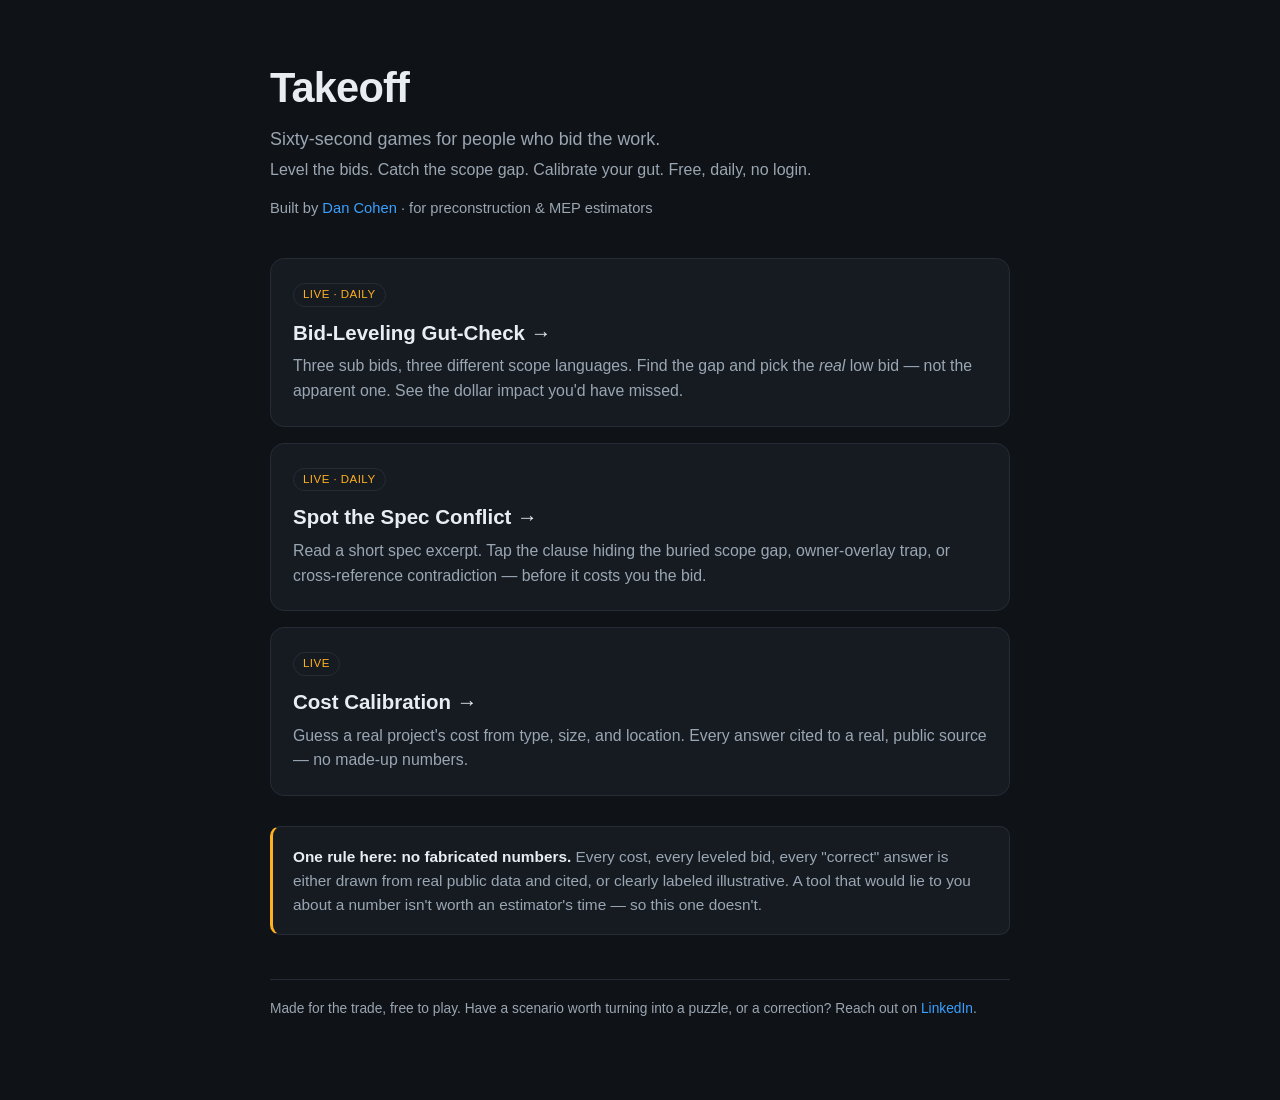
<file: index.html>
<!DOCTYPE html>
<html lang="en">
<head>
<meta charset="utf-8">
<meta name="viewport" content="width=device-width, initial-scale=1">
<title>Takeoff — daily games for construction estimators</title>
<meta name="description" content="Quick daily games for preconstruction and MEP estimators. Level the bids, catch the scope gap, calibrate your cost gut. Honestly sourced, cited, and free.">
<link rel="canonical" href="https://takeoff.buildtodogood.com/">
<meta property="og:title" content="Takeoff — daily games for construction estimators">
<meta property="og:description" content="Level the bids. Catch the scope gap. Calibrate your gut. Free daily games for preconstruction and MEP estimators.">
<meta property="og:type" content="website">
<meta property="og:url" content="https://takeoff.buildtodogood.com/">
<style>
  :root{
    --bg:#0f1216; --panel:#161b22; --ink:#e8edf2; --dim:#9aa6b2; --line:#252c36;
    --accent:#ffb020; --accent2:#3ba0ff;
  }
  *{box-sizing:border-box}
  body{margin:0;background:var(--bg);color:var(--ink);
    font-family:-apple-system,BlinkMacSystemFont,"Segoe UI",Roboto,Helvetica,Arial,sans-serif;
    line-height:1.55;-webkit-font-smoothing:antialiased}
  .wrap{max-width:780px;margin:0 auto;padding:56px 20px 80px}
  header h1{font-size:2.6rem;letter-spacing:-.02em;margin:0 0 6px}
  header .sub{color:var(--dim);font-size:1.12rem;margin:0 0 4px}
  .byline{color:var(--dim);font-size:.92rem;margin-top:14px}
  .byline a{color:var(--accent2);text-decoration:none}
  .games{display:grid;gap:16px;margin:38px 0 30px}
  .card{display:block;background:var(--panel);border:1px solid var(--line);border-radius:14px;
    padding:22px;text-decoration:none;color:inherit;transition:border-color .15s,transform .15s}
  .card:hover{border-color:var(--accent);transform:translateY(-2px)}
  .card.soon{opacity:.55;pointer-events:none}
  .card h2{margin:0 0 6px;font-size:1.28rem}
  .card p{margin:0;color:var(--dim);font-size:.99rem}
  .tag{display:inline-block;font-size:.72rem;letter-spacing:.04em;text-transform:uppercase;
    color:var(--accent);border:1px solid var(--line);border-radius:999px;padding:2px 9px;margin-bottom:10px}
  .tag.soon{color:var(--dim)}
  .ethos{background:var(--panel);border:1px solid var(--line);border-left:3px solid var(--accent);
    border-radius:10px;padding:18px 20px;color:var(--dim);font-size:.96rem;margin-top:8px}
  .ethos strong{color:var(--ink)}
  footer{margin-top:44px;color:var(--dim);font-size:.86rem;border-top:1px solid var(--line);padding-top:18px}
  footer a{color:var(--accent2);text-decoration:none}
</style>
</head>
<body>
<div class="wrap">
  <header>
    <h1>Takeoff</h1>
    <p class="sub">Sixty-second games for people who bid the work.</p>
    <p class="sub" style="font-size:1rem">Level the bids. Catch the scope gap. Calibrate your gut. Free, daily, no login.</p>
    <p class="byline">Built by <a href="https://www.linkedin.com/in/build-ai-for-good" rel="noopener">Dan Cohen</a> · for preconstruction &amp; MEP estimators</p>
  </header>

  <div class="games">
    <a class="card" href="/bid-leveling/">
      <span class="tag">Live · daily</span>
      <h2>Bid-Leveling Gut-Check →</h2>
      <p>Three sub bids, three different scope languages. Find the gap and pick the <em>real</em> low bid — not the apparent one. See the dollar impact you'd have missed.</p>
    </a>
    <a class="card" href="/spot-the-spec-conflict/">
      <span class="tag">Live · daily</span>
      <h2>Spot the Spec Conflict →</h2>
      <p>Read a short spec excerpt. Tap the clause hiding the buried scope gap, owner-overlay trap, or cross-reference contradiction — before it costs you the bid.</p>
    </a>
    <a class="card" href="/cost-calibration/">
      <span class="tag">Live</span>
      <h2>Cost Calibration →</h2>
      <p>Guess a real project's cost from type, size, and location. Every answer cited to a real, public source — no made-up numbers.</p>
    </a>
  </div>

  <div class="ethos">
    <strong>One rule here: no fabricated numbers.</strong> Every cost, every leveled bid, every "correct" answer is either drawn from real public data and cited, or clearly labeled illustrative. A tool that would lie to you about a number isn't worth an estimator's time — so this one doesn't.
  </div>

  <footer>
    Made for the trade, free to play. Have a scenario worth turning into a puzzle, or a correction? Reach out on <a href="https://www.linkedin.com/in/build-ai-for-good" rel="noopener">LinkedIn</a>.
  </footer>
</div>
</body>
</html>
</file>
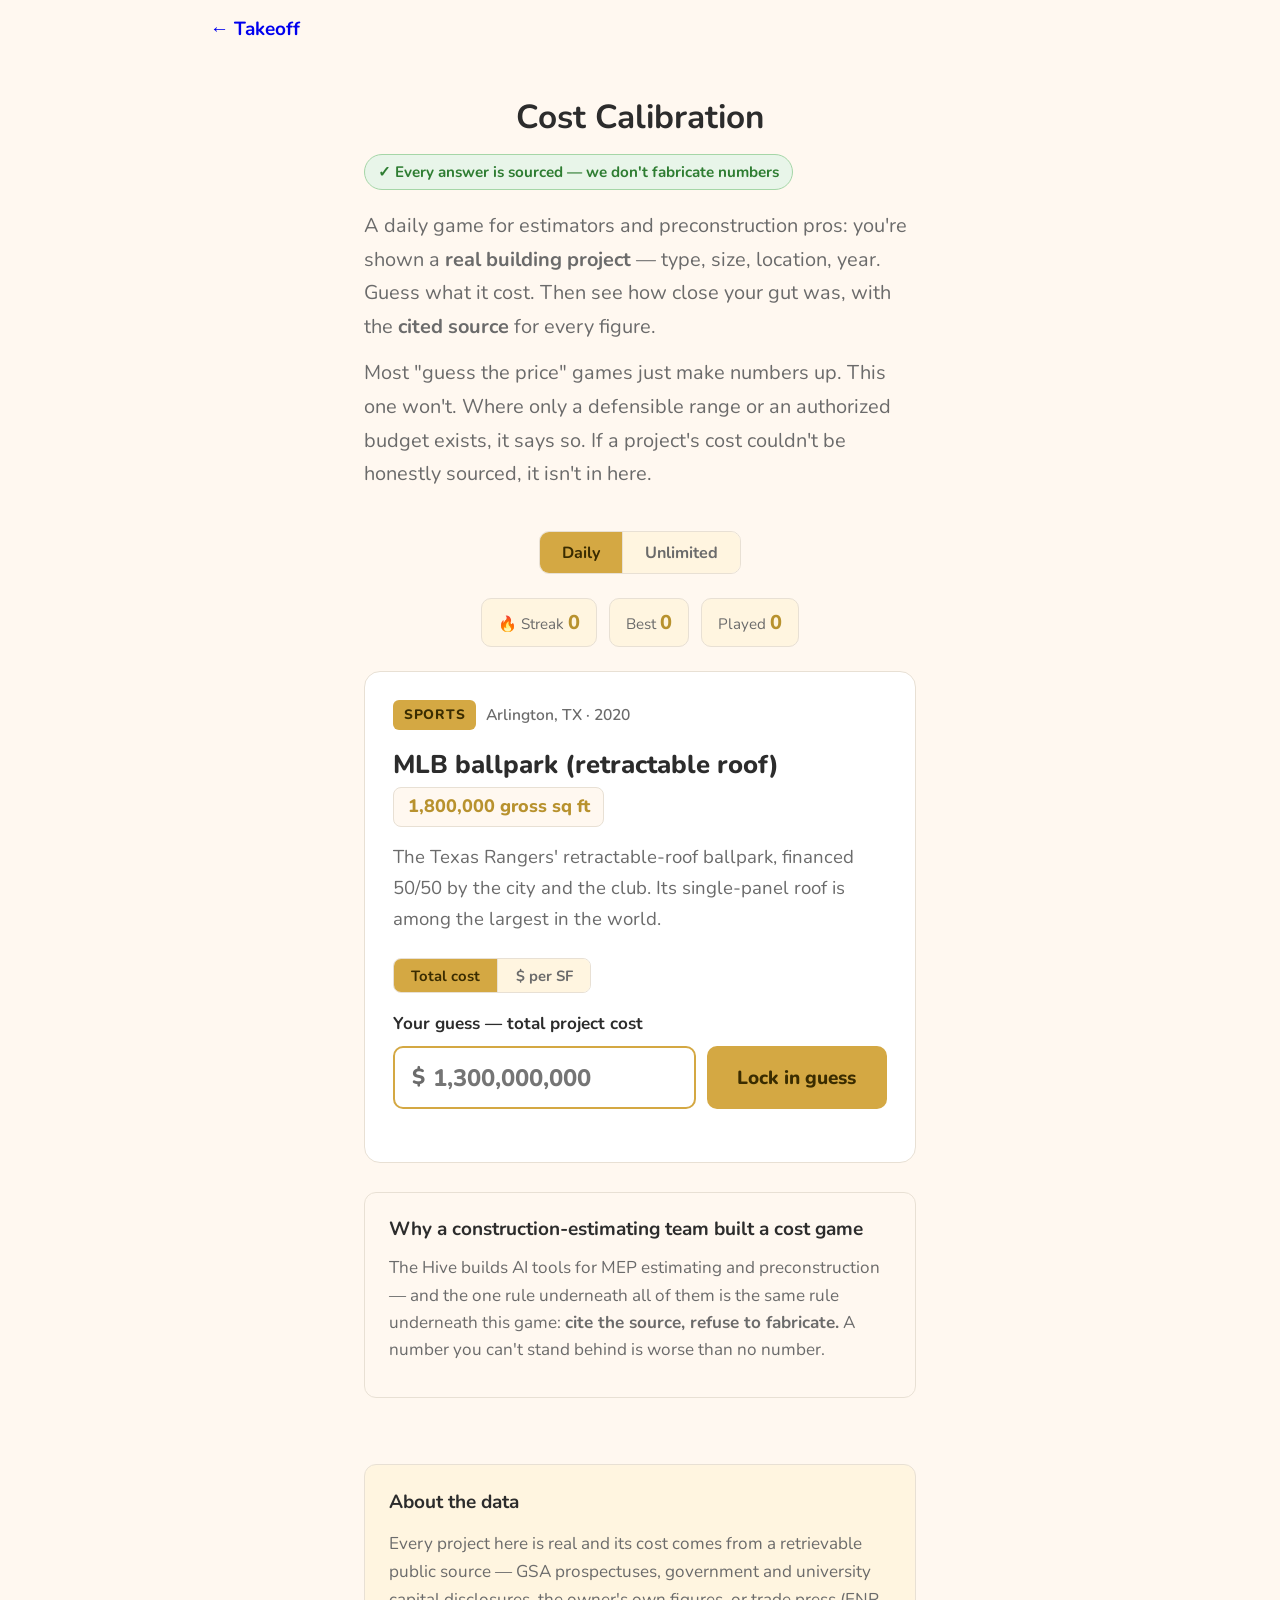
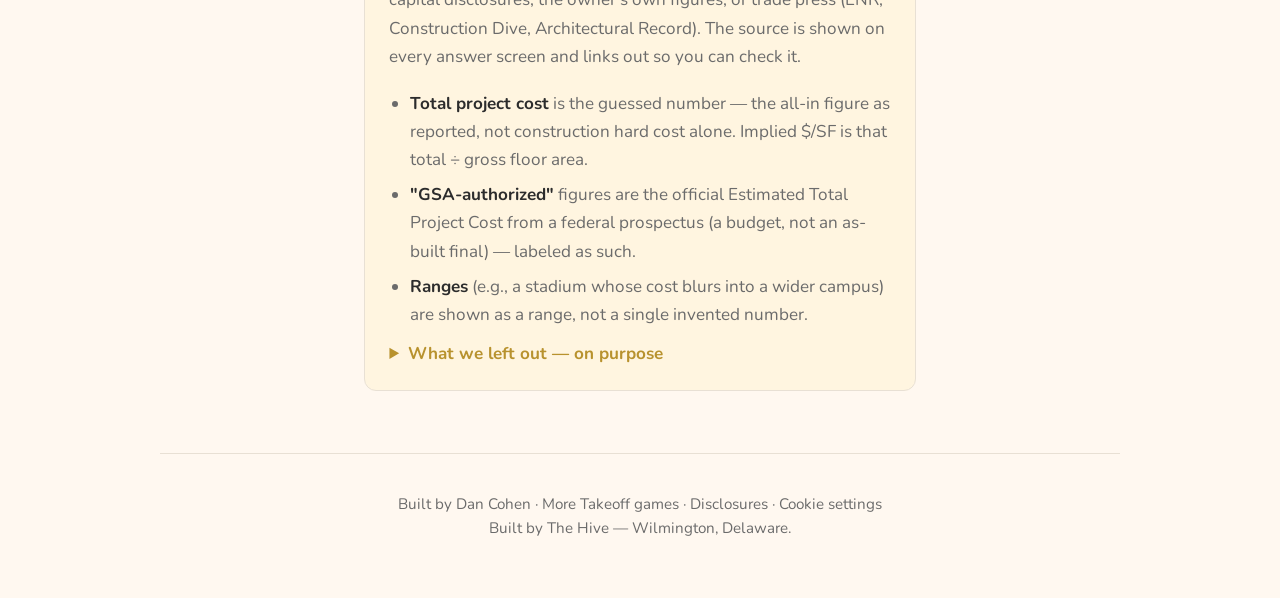
<file: cost-calibration/index.html>
<!DOCTYPE html>
<html lang="en">
<head>
  <meta charset="UTF-8">
  <meta name="viewport" content="width=device-width, initial-scale=1.0">
  <link rel="icon" type="image/svg+xml" href="/favicon.svg">
  <link rel="icon" type="image/png" sizes="32x32" href="/favicon.svg">
  <title>Cost Calibration — The Daily Guess-the-Construction-Cost Game | The Hive</title>
  <meta name="description" content="A daily 'guess the construction cost' game for estimators and preconstruction pros. Real projects, real budgets — every answer cites its source and we refuse to fabricate a number. Daily + unlimited, streaks, and a shareable result card.">
  <meta property="og:title" content="Cost Calibration — guess the construction cost, honestly sourced">
  <meta property="og:description" content="How good is your gut? Guess the total cost of a real building, then see the sourced answer. A daily game for AEC / preconstruction estimators. Every figure is cited — no fabricated numbers.">
  <meta property="og:type" content="website">
  <link rel="preconnect" href="https://fonts.googleapis.com">
  <link rel="preconnect" href="https://fonts.gstatic.com" crossorigin>
  <link href="https://fonts.googleapis.com/css2?family=Nunito:wght@400;600;700;800&display=swap" rel="stylesheet">
  <link rel="stylesheet" href="/styles.css">
  <script async src="https://pagead2.googlesyndication.com/pagead/js/adsbygoogle.js?client=ca-pub-8335376690790226" crossorigin="anonymous"></script>
  <meta property="og:image" content="https://takeoff.buildtodogood.com/favicon.svg">
  <meta property="og:url" content="https://takeoff.buildtodogood.com/cost-calibration/">
  <link rel="canonical" href="https://takeoff.buildtodogood.com/cost-calibration/">

  <style>
    /* ── Intro ─────────────────────────────────────── */
    .cc-intro { margin: 0 0 1.5rem; }
    .cc-intro p { color: var(--text-light); font-size: 1.05rem; line-height: 1.7; margin-bottom: 0.6rem; }
    .cc-sourced-pill {
      display: inline-flex; align-items: center; gap: 0.4rem;
      background: #e8f5e9; color: #2e7d32; border: 1px solid #a5d6a7;
      font-size: 0.8rem; font-weight: 700; padding: 0.25rem 0.7rem; border-radius: 20px;
      margin-bottom: 1rem;
    }
    :root[data-theme="dark"] .cc-sourced-pill { background: #16281a; color: #7fce88; border-color: #2f5233; }

    /* ── Controls row ──────────────────────────────── */
    .cc-controls { display: flex; flex-wrap: wrap; gap: 0.75rem; align-items: center; margin-bottom: 1.25rem; }
    .cc-tabs { display: flex; border: 1px solid var(--border); border-radius: 10px; overflow: hidden; }
    .cc-tab {
      padding: 0.5rem 1.15rem; background: var(--stat-bg); border: none; font-family: inherit;
      font-size: 0.85rem; font-weight: 700; color: var(--text-light); cursor: pointer;
      transition: background 0.15s, color 0.15s;
    }
    .cc-tab + .cc-tab { border-left: 1px solid var(--border); }
    .cc-tab.active { background: var(--amber); color: #3a2c00; }
    .cc-tab:not(.active):hover { color: var(--text); }
    .cc-select {
      padding: 0.5rem 0.7rem; border: 1px solid var(--border); border-radius: 10px;
      background: var(--input-bg); color: var(--text); font-family: inherit; font-size: 0.85rem; font-weight: 600;
    }
    .cc-select-wrap { display: flex; align-items: center; gap: 0.4rem; font-size: 0.8rem; color: var(--text-light); }

    /* ── Streak bar ────────────────────────────────── */
    .cc-streak { display: flex; gap: 0.6rem; flex-wrap: wrap; margin-bottom: 1.25rem; }
    .cc-streak .chip {
      background: var(--stat-bg); border: 1px solid var(--border); border-radius: 10px;
      padding: 0.4rem 0.85rem; font-size: 0.8rem; color: var(--text-light);
    }
    .cc-streak .chip strong { color: var(--amber-dark); font-weight: 800; font-size: 1.05rem; }

    /* ── The round card ────────────────────────────── */
    .cc-card {
      border: 1px solid var(--border); border-radius: 16px; background: var(--card-bg);
      padding: 1.5rem; margin-bottom: 1.5rem;
    }
    .cc-meta { display: flex; flex-wrap: wrap; gap: 0.5rem; align-items: center; margin-bottom: 1rem; }
    .cc-cat {
      font-size: 0.72rem; font-weight: 800; text-transform: uppercase; letter-spacing: 0.06em;
      color: #3a2c00; background: var(--amber); border-radius: 6px; padding: 0.2rem 0.55rem;
    }
    .cc-pin { font-size: 0.82rem; color: var(--text-light); font-weight: 600; }
    .cc-type { font-size: 1.35rem; font-weight: 800; line-height: 1.25; margin: 0 0 0.3rem; }
    .cc-size {
      display: inline-block; font-size: 0.95rem; font-weight: 800; color: var(--amber-dark);
      background: var(--step-bg); border: 1px solid var(--border); border-radius: 8px;
      padding: 0.25rem 0.7rem; margin-bottom: 0.8rem;
    }
    .cc-blurb { color: var(--text-light); font-size: 0.98rem; line-height: 1.65; margin-bottom: 1.25rem; }

    /* ── Guess input ───────────────────────────────── */
    .cc-guessmode { display: flex; gap: 0; margin-bottom: 0.9rem; border: 1px solid var(--border); border-radius: 8px; overflow: hidden; width: fit-content; }
    .cc-gm { padding: 0.35rem 0.9rem; background: var(--stat-bg); border: none; font-family: inherit; font-size: 0.78rem; font-weight: 700; color: var(--text-light); cursor: pointer; }
    .cc-gm + .cc-gm { border-left: 1px solid var(--border); }
    .cc-gm.active { background: var(--amber); color: #3a2c00; }

    .cc-guess-label { display: block; font-weight: 700; font-size: 0.9rem; margin-bottom: 0.45rem; }
    .cc-input-row { display: flex; align-items: stretch; gap: 0.6rem; flex-wrap: wrap; }
    .cc-input-field {
      display: flex; align-items: center; flex: 1 1 220px; min-width: 0;
      border: 2px solid var(--border); border-radius: 10px; background: var(--input-bg);
      padding: 0 0.9rem; transition: border-color 0.2s;
    }
    .cc-input-field:focus-within { border-color: var(--amber); }
    .cc-input-field .prefix { font-size: 1.15rem; font-weight: 800; color: var(--text-light); }
    .cc-input-field input {
      flex: 1; border: none; outline: none; background: transparent; color: var(--text);
      font-family: inherit; font-size: 1.25rem; font-weight: 800; padding: 0.7rem 0.4rem; min-width: 0;
    }
    .cc-input-field .suffix { font-size: 0.85rem; font-weight: 600; color: var(--text-light); white-space: nowrap; }
    .cc-parsed { font-size: 0.82rem; color: var(--text-light); margin: 0.4rem 0 0; min-height: 1.1em; }
    .cc-parsed strong { color: var(--text); }

    #ccSubmit {
      padding: 0.75rem 1.6rem; background: var(--amber); color: #3a2c00; border: none; border-radius: 10px;
      font-family: inherit; font-size: 1rem; font-weight: 800; cursor: pointer; transition: background 0.15s, transform 0.1s;
    }
    #ccSubmit:hover { background: var(--amber-dark); }
    #ccSubmit:active { transform: scale(0.98); }
    #ccSubmit:disabled { background: var(--border); color: var(--text-light); cursor: not-allowed; }

    /* ── Result ────────────────────────────────────── */
    .cc-result { display: none; }
    .cc-verdict { text-align: center; padding: 0.5rem 0 1rem; }
    .cc-verdict .emoji { font-size: 3rem; line-height: 1; display: block; margin-bottom: 0.35rem; }
    .cc-verdict .band { font-size: 1.5rem; font-weight: 800; }
    .cc-verdict .off { font-size: 0.95rem; color: var(--text-light); margin-top: 0.2rem; }
    .cc-band-bullseye { color: #2e7d32; }
    .cc-band-great { color: #2e7d32; }
    .cc-band-close { color: #b8860b; }
    .cc-band-off { color: #c0392b; }

    .cc-numbers { display: grid; grid-template-columns: 1fr 1fr; gap: 0.6rem; margin: 0.5rem 0 1.25rem; }
    .cc-num {
      background: var(--stat-bg); border: 1px solid var(--border); border-radius: 10px; padding: 0.7rem 0.9rem; text-align: center;
    }
    .cc-num .k { font-size: 0.72rem; text-transform: uppercase; letter-spacing: 0.05em; color: var(--text-light); font-weight: 700; }
    .cc-num .v { font-size: 1.25rem; font-weight: 800; margin-top: 0.15rem; }
    .cc-num.actual .v { color: var(--amber-dark); }

    /* ── Citation (the whole point) ────────────────── */
    .cc-cite {
      border: 1px solid #a5d6a7; background: #f1f8f2; border-radius: 12px; padding: 1rem 1.15rem; margin-bottom: 1rem;
    }
    :root[data-theme="dark"] .cc-cite { background: #13211557; border-color: #2f5233; }
    .cc-cite .head { display: flex; align-items: center; gap: 0.45rem; font-weight: 800; font-size: 0.9rem; color: #2e7d32; margin-bottom: 0.5rem; }
    :root[data-theme="dark"] .cc-cite .head { color: #7fce88; }
    .cc-cite .basis {
      display: inline-block; font-size: 0.72rem; font-weight: 700; text-transform: uppercase; letter-spacing: 0.04em;
      color: var(--text-light); background: var(--card-bg); border: 1px solid var(--border); border-radius: 5px;
      padding: 0.12rem 0.45rem; margin-bottom: 0.5rem;
    }
    .cc-cite .src { font-size: 0.92rem; line-height: 1.55; color: var(--text); }
    .cc-cite .src a { color: var(--amber-dark); font-weight: 700; word-break: break-word; }
    .cc-cite .note { font-size: 0.82rem; color: var(--text-light); margin-top: 0.45rem; line-height: 1.5; }

    .cc-fact { font-size: 0.9rem; color: var(--text-light); line-height: 1.6; background: var(--step-bg); border-left: 3px solid var(--amber); border-radius: 0 8px 8px 0; padding: 0.6rem 0.85rem; margin-bottom: 1.25rem; }

    /* ── Share ─────────────────────────────────────── */
    .cc-share-box { border: 1px dashed var(--border); border-radius: 12px; padding: 1rem; margin-bottom: 1rem; background: var(--step-bg); }
    .cc-share-pre { font-family: ui-monospace, monospace; font-size: 0.85rem; line-height: 1.6; white-space: pre-wrap; word-break: break-word; color: var(--text); margin: 0 0 0.75rem; }
    .cc-share-actions { display: flex; gap: 0.6rem; flex-wrap: wrap; }
    .cc-btn-secondary {
      padding: 0.55rem 1.1rem; border-radius: 9px; font-family: inherit; font-size: 0.88rem; font-weight: 700; cursor: pointer;
      background: var(--card-bg); border: 1px solid var(--border); color: var(--text); transition: border-color 0.15s;
    }
    .cc-btn-secondary:hover { border-color: var(--amber); }
    .cc-btn-primary {
      padding: 0.55rem 1.3rem; border-radius: 9px; font-family: inherit; font-size: 0.88rem; font-weight: 800; cursor: pointer;
      background: var(--amber); border: none; color: #3a2c00; transition: background 0.15s;
    }
    .cc-btn-primary:hover { background: var(--amber-dark); }

    .cc-daily-note { text-align: center; font-size: 0.9rem; color: var(--text-light); margin-top: 0.5rem; }

    /* ── Methodology / cross-links ─────────────────── */
    .cc-method { background: var(--stat-bg); border: 1px solid var(--border); border-radius: 12px; padding: 1.15rem 1.3rem; font-size: 0.9rem; color: var(--text-light); line-height: 1.65; margin: 2rem 0 1.25rem; }
    .cc-method h3 { font-size: 1rem; color: var(--text); margin: 0 0 0.6rem; }
    .cc-method strong { color: var(--text); }
    .cc-method ul { margin: 0.5rem 0 0.5rem 1.1rem; padding: 0; }
    .cc-method li { margin-bottom: 0.35rem; }
    .cc-method summary { cursor: pointer; font-weight: 700; color: var(--amber-dark); }
    .cc-method details { margin-top: 0.6rem; }

    .cc-crosslink { border: 1px solid var(--border); border-radius: 12px; padding: 1.15rem 1.3rem; margin-bottom: 1.5rem; }
    .cc-crosslink h3 { font-size: 1rem; margin: 0 0 0.5rem; }
    .cc-crosslink p { font-size: 0.9rem; color: var(--text-light); line-height: 1.6; margin: 0 0 0.6rem; }
    .cc-crosslink .links { display: flex; gap: 0.6rem 1rem; flex-wrap: wrap; }
    .cc-crosslink .links a { font-weight: 700; color: var(--amber-dark); font-size: 0.9rem; }

    @media (max-width: 560px) {
      .cc-numbers { grid-template-columns: 1fr; }
      .cc-type { font-size: 1.15rem; }
      .cc-input-row { flex-direction: column; }
      #ccSubmit { width: 100%; }
      /* Harden the shared site chrome so this page never scrolls sideways on a
         phone: the site nav and the cookie banner's buttons don't wrap by
         default, which forces the layout wider than the viewport. Scoped to
         this page only — does not change the sitewide stylesheet. */
      nav .nav-links { flex-wrap: wrap; gap: 0.6rem 1.1rem; row-gap: 0.5rem; }
      #hive-cookie .hive-cc-btns { flex-direction: column !important; align-items: stretch !important; }
      /* Final guard: never scroll sideways on a phone (the real drivers above
         are fixed, so this only clips sub-pixel rounding, not content). */
      html, body { overflow-x: hidden; }
    }
  </style>
</head>
<body>
  <nav style="max-width:900px;margin:0 auto;padding:14px 20px"><a href="/" style="text-decoration:none;font-weight:700">← Takeoff</a></nav>

  <main class="page">
    <h1>Cost Calibration</h1>

    <div class="cc-intro">
      <span class="cc-sourced-pill">&#10003; Every answer is sourced &mdash; we don't fabricate numbers</span>
      <p>A daily game for estimators and preconstruction pros: you're shown a <strong>real building project</strong> &mdash; type, size, location, year. Guess what it cost. Then see how close your gut was, with the <strong>cited source</strong> for every figure.</p>
      <p>Most "guess the price" games just make numbers up. This one won't. Where only a defensible range or an authorized budget exists, it says so. If a project's cost couldn't be honestly sourced, it isn't in here.</p>
    </div>

    <!-- Controls -->
    <div class="cc-controls">
      <div class="cc-tabs" role="tablist">
        <button class="cc-tab active" id="tabDaily" role="tab" onclick="CC.setMode('daily')">Daily</button>
        <button class="cc-tab" id="tabUnlimited" role="tab" onclick="CC.setMode('unlimited')">Unlimited</button>
      </div>
      <label class="cc-select-wrap" id="catWrap" style="display:none">
        Category
        <select class="cc-select" id="catSelect" onchange="CC.newRound()">
          <option value="all">All types</option>
          <option value="healthcare">Healthcare</option>
          <option value="education">Education</option>
          <option value="life-sciences">Life sciences</option>
          <option value="federal">Federal</option>
          <option value="commercial">Commercial / office</option>
          <option value="cultural">Cultural / museum</option>
          <option value="civic">Civic / transit</option>
          <option value="sports">Sports</option>
        </select>
      </label>
    </div>

    <!-- Streak -->
    <div class="cc-streak" id="streakBar"></div>

    <!-- The card -->
    <div class="cc-card">
      <!-- Round (guessing) view -->
      <div id="roundView">
        <div class="cc-meta">
          <span class="cc-cat" id="rCat"></span>
          <span class="cc-pin" id="rPin"></span>
        </div>
        <h2 class="cc-type" id="rType"></h2>
        <span class="cc-size" id="rSize"></span>
        <p class="cc-blurb" id="rBlurb"></p>

        <div class="cc-guessmode" role="group" aria-label="Guess mode">
          <button class="cc-gm active" id="gmTotal" onclick="CC.setGuessMode('total')">Total cost</button>
          <button class="cc-gm" id="gmPsf" onclick="CC.setGuessMode('psf')">$ per SF</button>
        </div>

        <label class="cc-guess-label" id="guessLabel" for="guessInput">Your guess &mdash; total project cost</label>
        <div class="cc-input-row">
          <div class="cc-input-field">
            <span class="prefix">$</span>
            <input id="guessInput" type="text" inputmode="numeric" autocomplete="off" spellcheck="false" placeholder="0" aria-label="Your cost guess">
            <span class="suffix" id="guessSuffix"></span>
          </div>
          <button id="ccSubmit" onclick="CC.submit()">Lock in guess</button>
        </div>
        <p class="cc-parsed" id="guessParsed"></p>
      </div>

      <!-- Result view -->
      <div id="resultView" class="cc-result">
        <div class="cc-verdict">
          <span class="emoji" id="vEmoji"></span>
          <div class="band" id="vBand"></div>
          <div class="off" id="vOff"></div>
        </div>

        <div class="cc-numbers">
          <div class="cc-num"><div class="k">Your guess</div><div class="v" id="vGuess"></div></div>
          <div class="cc-num actual"><div class="k">Actual total project cost</div><div class="v" id="vActual"></div></div>
        </div>
        <div class="cc-numbers" style="margin-top:-0.75rem">
          <div class="cc-num"><div class="k" id="vPsfLabel">Implied cost / SF</div><div class="v" id="vPsf"></div></div>
          <div class="cc-num"><div class="k">Gross floor area</div><div class="v" id="vGsf"></div></div>
        </div>

        <div class="cc-cite">
          <div class="head">&#10003; Sourced &mdash; not fabricated</div>
          <div class="basis" id="cBasis"></div>
          <div class="src" id="cSrc"></div>
          <div class="note" id="cNote"></div>
        </div>

        <div class="cc-fact" id="vFact" style="display:none"></div>

        <!-- Share -->
        <div class="cc-share-box">
          <pre class="cc-share-pre" id="sharePre"></pre>
          <div class="cc-share-actions">
            <button class="cc-btn-primary" id="copyBtn" onclick="CC.copyShare()">Copy result</button>
            <button class="cc-btn-secondary" id="nextBtn" onclick="CC.nextRound()">Next project &rarr;</button>
          </div>
        </div>
        <p class="cc-daily-note" id="dailyNote" style="display:none">That's today's project. Come back tomorrow for a new one &mdash; and keep the streak alive.</p>
      </div>
    </div>

    <!-- Cross-link into the MEP surface -->
    <div class="cc-crosslink">
      <h3>Why a construction-estimating team built a cost game</h3>
      <p>The Hive builds AI tools for MEP estimating and preconstruction &mdash; and the one rule underneath all of them is the same rule underneath this game: <strong>cite the source, refuse to fabricate.</strong> A number you can't stand behind is worse than no number.</p>
      <div class="links">
        </div>
    </div>

    <!-- Methodology -->
    <div class="cc-method">
      <h3>About the data</h3>
      <p>Every project here is real and its cost comes from a retrievable public source &mdash; GSA prospectuses, government and university capital disclosures, the owner's own figures, or trade press (ENR, Construction Dive, Architectural Record). The source is shown on every answer screen and links out so you can check it.</p>
      <ul>
        <li><strong>Total project cost</strong> is the guessed number &mdash; the all-in figure as reported, not construction hard cost alone. Implied $/SF is that total &divide; gross floor area.</li>
        <li><strong>"GSA-authorized"</strong> figures are the official Estimated Total Project Cost from a federal prospectus (a budget, not an as-built final) &mdash; labeled as such.</li>
        <li><strong>Ranges</strong> (e.g., a stadium whose cost blurs into a wider campus) are shown as a range, not a single invented number.</li>
      </ul>
      <details>
        <summary>What we left out &mdash; on purpose</summary>
        <p style="margin-top:0.6rem">Several famous projects were <em>excluded</em> because a clean, honestly-attributable cost-and-area pair couldn't be found (a widely-quoted "square footage" that was really a site area or an LED-screen area; a cost that was really a whole-campus figure; a total that folded in a non-construction endowment). Dropping what we can't cite is the point &mdash; it's the same discipline behind the Hive's MEP tools.</p>
      </details>
    </div>

    <!-- AdSense slot (sitewide model) -->
    <ins class="adsbygoogle"
         style="display:block"
         data-ad-client="ca-pub-8335376690790226"
         data-ad-slot="auto"
         data-ad-format="auto"
         data-full-width-responsive="true"></ins>
    <script>(adsbygoogle = window.adsbygoogle || []).push({});</script>
  </main>

  <footer>
    Built by <a href="https://www.linkedin.com/in/build-ai-for-good">Dan Cohen</a> · <a href="/">More Takeoff games</a> &middot; <a href="/disclosures.html">Disclosures</a> &middot; <a href="#" onclick="return false;">Cookie settings</a>
    <p>Built by The Hive &mdash; Wilmington, Delaware.</p>
  </footer>

  <script src="./projects.js"></script>
  <script>
  (function () {
    "use strict";
    var PROJECTS = (window.COST_PROJECTS || []).slice();
    var LS = "costcal_v1";
    var CATS = {
      healthcare: "Healthcare", education: "Education", "life-sciences": "Life sciences",
      federal: "Federal", commercial: "Commercial", cultural: "Cultural", civic: "Civic", sports: "Sports"
    };
    var BASIS = {
      final: "Reported final project cost",
      authorized: "GSA-authorized total project cost",
      budget: "Reported project budget",
      range: "Reported cost range"
    };

    var state = {
      mode: "daily",
      guessMode: "total",
      current: null,       // current project
      answered: false,
      lastIdx: -1,
      session: []          // unlimited session bands
    };

    // ---- storage ----
    function load() {
      try { return JSON.parse(localStorage.getItem(LS)) || {}; }
      catch (e) { return {}; }
    }
    function save(o) { try { localStorage.setItem(LS, JSON.stringify(o)); } catch (e) {} }

    // ---- helpers ----
    function todayKey() {
      var d = new Date();
      return d.getFullYear() + "-" + String(d.getMonth() + 1).padStart(2, "0") + "-" + String(d.getDate()).padStart(2, "0");
    }
    function prettyDate() {
      return new Date().toLocaleDateString(undefined, { month: "short", day: "numeric", year: "numeric" });
    }
    function hashStr(s) {
      var h = 2166136261;
      for (var i = 0; i < s.length; i++) { h ^= s.charCodeAt(i); h = Math.imul(h, 16777619); }
      return (h >>> 0);
    }
    function dailyIndex(key) { return hashStr("cc-" + key) % PROJECTS.length; }

    function fullMoney(n) { return "$" + Math.round(n).toLocaleString("en-US"); }
    function shortMoney(n) {
      if (n >= 1e9) return "$" + trimZeros((n / 1e9).toFixed(2)) + "B";
      if (n >= 1e6) return "$" + trimZeros((n / 1e6).toFixed(1)) + "M";
      return "$" + Math.round(n).toLocaleString("en-US");
    }
    function trimZeros(s) { return s.replace(/\.0+$/, "").replace(/(\.\d*?)0+$/, "$1"); }
    function commafy(n) { return Number(n).toLocaleString("en-US"); }

    // ---- pooling ----
    function pool() {
      if (state.mode === "unlimited") {
        var c = document.getElementById("catSelect").value;
        if (c && c !== "all") return PROJECTS.filter(function (p) { return p.category === c; });
      }
      return PROJECTS;
    }

    // ---- rendering the round ----
    function renderRound(p) {
      state.current = p;
      state.answered = false;
      document.getElementById("rCat").textContent = CATS[p.category] || p.category;
      document.getElementById("rPin").textContent = p.city + ", " + p.state + "  ·  " + p.year;
      document.getElementById("rType").textContent = p.type;
      document.getElementById("rSize").textContent = commafy(p.gsf) + " gross sq ft";
      document.getElementById("rBlurb").textContent = p.blurb;
      document.getElementById("roundView").style.display = "";
      document.getElementById("resultView").style.display = "none";
      var inp = document.getElementById("guessInput");
      inp.value = "";
      document.getElementById("guessParsed").textContent = "";
      document.getElementById("ccSubmit").disabled = false;
      applyGuessMode();
      inp.focus();
    }

    function applyGuessMode() {
      var total = state.guessMode === "total";
      document.getElementById("gmTotal").classList.toggle("active", total);
      document.getElementById("gmPsf").classList.toggle("active", !total);
      document.getElementById("guessLabel").innerHTML = total
        ? "Your guess &mdash; total project cost"
        : "Your guess &mdash; cost per gross square foot";
      document.getElementById("guessSuffix").textContent = total ? "" : "/ SF";
      var p = state.current;
      var sfx = (!total && p) ? "  (× " + commafy(p.gsf) + " SF)" : "";
      document.getElementById("guessInput").placeholder = total ? "1,300,000,000" : "800";
      updateParsed();
    }

    function parseGuess() {
      var raw = document.getElementById("guessInput").value.replace(/[^0-9.]/g, "");
      if (raw === "" || isNaN(Number(raw))) return null;
      return Number(raw);
    }
    function guessedTotal() {
      var v = parseGuess();
      if (v == null) return null;
      if (state.guessMode === "psf") return v * (state.current ? state.current.gsf : 1);
      return v;
    }
    function updateParsed() {
      var el = document.getElementById("guessParsed");
      var v = parseGuess();
      if (v == null || !state.current) { el.textContent = ""; return; }
      if (state.guessMode === "psf") {
        el.innerHTML = "&rarr; " + fullMoney(v * state.current.gsf) + " total (<strong>" + shortMoney(v * state.current.gsf) + "</strong>)";
      } else {
        var psf = v / state.current.gsf;
        el.innerHTML = "&rarr; <strong>" + shortMoney(v) + "</strong>  ·  " + Math.round(psf).toLocaleString("en-US") + " $/SF";
      }
    }

    // live-format the input with commas (total mode only)
    function onInput() {
      var inp = document.getElementById("guessInput");
      if (state.guessMode === "total") {
        var digits = inp.value.replace(/[^0-9]/g, "");
        inp.value = digits ? commafy(digits) : "";
      }
      updateParsed();
    }

    // ---- scoring ----
    function scoreOf(p, gTotal) {
      var pct;
      if (p.isRange && p.costLow != null && p.costHigh != null) {
        if (gTotal >= p.costLow && gTotal <= p.costHigh) pct = 0;
        else if (gTotal < p.costLow) pct = (p.costLow - gTotal) / p.costLow;
        else pct = (gTotal - p.costHigh) / p.costHigh;
      } else {
        pct = Math.abs(gTotal - p.cost) / p.cost;
      }
      var band;
      if (pct <= 0.05) band = "bullseye";
      else if (pct <= 0.10) band = "great";
      else if (pct <= 0.25) band = "close";
      else band = "off";
      return { pct: pct, band: band };
    }
    var BAND_META = {
      bullseye: { emoji: "🎯", label: "Bullseye", face: "🎯", cls: "cc-band-bullseye" },
      great:    { emoji: "🟢", label: "Great",    face: "🟢", cls: "cc-band-great" },
      close:    { emoji: "🟡", label: "Close",    face: "🟡", cls: "cc-band-close" },
      off:      { emoji: "🔴", label: "Way off",  face: "🔴", cls: "cc-band-off" }
    };

    // ---- submit / reveal ----
    function submit() {
      if (state.answered || !state.current) return;
      var gTotal = guessedTotal();
      if (gTotal == null || gTotal <= 0) {
        document.getElementById("guessParsed").innerHTML = "<span style='color:#c0392b'>Enter a number first.</span>";
        return;
      }
      state.answered = true;
      var p = state.current;
      var res = scoreOf(p, gTotal);

      // Update state BEFORE reveal so the share card reflects this round
      // (daily streak increment / unlimited session push must precede buildShare).
      if (state.mode === "daily") recordDaily(res);
      else { state.session.push(res.band); renderStreak(); }

      reveal(p, gTotal, res);
    }

    function reveal(p, gTotal, res) {
      document.getElementById("roundView").style.display = "none";
      var rv = document.getElementById("resultView");
      rv.style.display = "block";
      document.getElementById("ccSubmit").disabled = true;

      var m = BAND_META[res.band];
      document.getElementById("vEmoji").textContent = m.emoji;
      var bandEl = document.getElementById("vBand");
      bandEl.textContent = m.label + "!";
      bandEl.className = "band " + m.cls;
      document.getElementById("vOff").textContent = res.pct === 0
        ? "Inside the reported range"
        : "You were " + (res.pct * 100).toFixed(res.pct < 0.1 ? 1 : 0) + "% off";

      document.getElementById("vGuess").textContent = shortMoney(gTotal);
      document.getElementById("vActual").textContent = p.isRange
        ? shortMoney(p.costLow) + "–" + shortMoney(p.costHigh)
        : fullMoney(p.cost);
      document.getElementById("vPsf").textContent = "$" + Math.round(p.cost / p.gsf).toLocaleString("en-US");
      document.getElementById("vPsfLabel").textContent = p.isRange ? "Implied $/SF (low end)" : "Implied cost / SF";
      document.getElementById("vGsf").textContent = commafy(p.gsf) + " SF";

      document.getElementById("cBasis").textContent = BASIS[p.basis] || p.basis;
      var linkHost = "";
      try { linkHost = new URL(p.sourceUrl).hostname.replace(/^www\./, ""); } catch (e) { linkHost = "source"; }
      document.getElementById("cSrc").innerHTML =
        "<strong>" + esc(p.name) + "</strong> &mdash; " + esc(p.source) +
        '. <a href="' + encodeURI(p.sourceUrl) + '" target="_blank" rel="noopener">view source (' + esc(linkHost) + ") ↗</a>";
      document.getElementById("cNote").textContent = p.note || "";
      document.getElementById("cNote").style.display = p.note ? "" : "none";

      var fact = document.getElementById("vFact");
      if (p.funFact) { fact.textContent = "💡 " + p.funFact; fact.style.display = ""; }
      else fact.style.display = "none";

      buildShare(p, res);

      var isDaily = state.mode === "daily";
      document.getElementById("nextBtn").style.display = isDaily ? "none" : "";
      document.getElementById("dailyNote").style.display = isDaily ? "" : "none";
      rv.scrollIntoView({ behavior: "smooth", block: "nearest" });
    }

    function esc(s) {
      return String(s).replace(/&/g, "&amp;").replace(/</g, "&lt;").replace(/>/g, "&gt;").replace(/"/g, "&quot;");
    }

    // ---- share text (spoiler-free) ----
    function buildShare(p, res) {
      var m = BAND_META[res.band];
      var url = "takeoff.buildtodogood.com/tools/cost-calibration";
      var txt;
      if (state.mode === "daily") {
        var st = load();
        var streak = (st.streak && st.streak.count) ? st.streak.count : 1;
        var offTxt = res.pct === 0 ? "in range" : "within " + (res.pct * 100).toFixed(res.pct < 0.1 ? 1 : 0) + "%";
        txt = "Cost Calibration — " + prettyDate() + " 🏗️\n" +
              "Today's " + catWord(p) + ": " + offTxt + " " + m.face + "\n" +
              "🔥 Streak " + streak + "\n" + url;
      } else {
        var bands = state.session.map(function (b) { return BAND_META[b].face; }).join("");
        var hits = state.session.filter(function (b) { return b === "bullseye" || b === "great"; }).length;
        var n = state.session.length;
        txt = "Cost Calibration (Unlimited) 🏗️\n" +
              n + (n === 1 ? " project: " : " projects: ") + bands + "\n" +
              hits + " within 10%\n" + url;
      }
      document.getElementById("sharePre").textContent = txt;
      state._share = txt;
    }
    function catWord(p) {
      var w = { healthcare: "hospital", education: "school/university", "life-sciences": "research lab",
        federal: "federal building", commercial: "office tower", cultural: "museum", civic: "civic project", sports: "stadium" };
      return w[p.category] || "project";
    }

    function copyShare() {
      var txt = state._share || "";
      var btn = document.getElementById("copyBtn");
      function done() { var o = btn.textContent; btn.textContent = "Copied!"; setTimeout(function () { btn.textContent = o; }, 1500); }
      if (navigator.clipboard && window.isSecureContext) {
        navigator.clipboard.writeText(txt).then(done, fallback);
      } else fallback();
      function fallback() {
        var ta = document.createElement("textarea");
        ta.value = txt; ta.style.position = "fixed"; ta.style.opacity = "0";
        document.body.appendChild(ta); ta.select();
        try { document.execCommand("copy"); done(); } catch (e) {}
        document.body.removeChild(ta);
      }
    }

    // ---- daily persistence + streak ----
    function recordDaily(res) {
      var st = load();
      var key = todayKey();
      st.daily = st.daily || {};
      var already = st.daily[key];
      st.daily[key] = { band: res.band, pct: res.pct };

      if (!already) {
        st.streak = st.streak || { count: 0, best: 0, last: null };
        var y = new Date(); y.setDate(y.getDate() - 1);
        var yKey = y.getFullYear() + "-" + String(y.getMonth() + 1).padStart(2, "0") + "-" + String(y.getDate()).padStart(2, "0");
        if (st.streak.last === yKey) st.streak.count += 1;
        else if (st.streak.last === key) { /* no-op */ }
        else st.streak.count = 1;
        st.streak.last = key;
        if (st.streak.count > st.streak.best) st.streak.best = st.streak.count;
        st.plays = (st.plays || 0) + 1;
      }
      save(st);
      renderStreak();
    }

    function renderStreak() {
      var st = load();
      var bar = document.getElementById("streakBar");
      if (state.mode === "daily") {
        var s = st.streak || { count: 0, best: 0 };
        var plays = st.plays || 0;
        bar.innerHTML =
          chip("🔥 Streak", s.count || 0) +
          chip("Best", s.best || 0) +
          chip("Played", plays);
      } else {
        var n = state.session.length;
        var hits = state.session.filter(function (b) { return b === "bullseye" || b === "great"; }).length;
        bar.innerHTML =
          chip("This session", n) +
          chip("Within 10%", hits) +
          (n ? '<span class="chip">' + state.session.map(function (b) { return BAND_META[b].face; }).join(" ") + "</span>" : "");
      }
    }
    function chip(k, v) { return '<span class="chip">' + k + " <strong>" + v + "</strong></span>"; }

    // ---- flow ----
    function newRound() {
      if (state.mode === "daily") {
        var key = todayKey();
        var st = load();
        var idx = dailyIndex(key);
        renderRound(PROJECTS[idx]);
        // if already answered today, replay the result immediately
        if (st.daily && st.daily[key]) {
          // reconstruct: we didn't store the guess; just show the round again but let them see the answer.
          // To respect "one a day", reveal the answer with their recorded band and no re-score.
          replayDaily(PROJECTS[idx], st.daily[key]);
        }
      } else {
        pickUnlimited();
      }
      renderStreak();
    }

    function replayDaily(p, rec) {
      state.current = p; state.answered = true;
      var res = { pct: rec.pct, band: rec.band };
      // show reveal without a fresh guess (guess unknown on replay -> hide guess value)
      document.getElementById("roundView").style.display = "none";
      var rv = document.getElementById("resultView"); rv.style.display = "block";
      var m = BAND_META[res.band];
      document.getElementById("vEmoji").textContent = m.emoji;
      var bandEl = document.getElementById("vBand"); bandEl.textContent = m.label + "!"; bandEl.className = "band " + m.cls;
      document.getElementById("vOff").textContent = res.pct === 0 ? "Inside the reported range" : "You were " + (res.pct * 100).toFixed(res.pct < 0.1 ? 1 : 0) + "% off";
      document.getElementById("vGuess").textContent = "—";
      document.getElementById("vActual").textContent = p.isRange ? shortMoney(p.costLow) + "–" + shortMoney(p.costHigh) : fullMoney(p.cost);
      document.getElementById("vPsf").textContent = "$" + Math.round(p.cost / p.gsf).toLocaleString("en-US");
      document.getElementById("vPsfLabel").textContent = p.isRange ? "Implied $/SF (low end)" : "Implied cost / SF";
      document.getElementById("vGsf").textContent = commafy(p.gsf) + " SF";
      document.getElementById("cBasis").textContent = BASIS[p.basis] || p.basis;
      var linkHost = ""; try { linkHost = new URL(p.sourceUrl).hostname.replace(/^www\./, ""); } catch (e) { linkHost = "source"; }
      document.getElementById("cSrc").innerHTML = "<strong>" + esc(p.name) + "</strong> &mdash; " + esc(p.source) + '. <a href="' + encodeURI(p.sourceUrl) + '" target="_blank" rel="noopener">view source (' + esc(linkHost) + ") ↗</a>";
      document.getElementById("cNote").textContent = p.note || ""; document.getElementById("cNote").style.display = p.note ? "" : "none";
      var fact = document.getElementById("vFact");
      if (p.funFact) { fact.textContent = "💡 " + p.funFact; fact.style.display = ""; } else fact.style.display = "none";
      buildShare(p, res);
      document.getElementById("nextBtn").style.display = "none";
      document.getElementById("dailyNote").style.display = "";
      document.getElementById("dailyNote").textContent = "You've already played today's project. Come back tomorrow for a new one.";
    }

    function pickUnlimited() {
      var arr = pool();
      if (!arr.length) arr = PROJECTS;
      var idx = Math.floor(Math.random() * arr.length);
      if (arr.length > 1 && arr[idx].id === (state.current && state.current.id)) { idx = (idx + 1) % arr.length; }
      renderRound(arr[idx]);
    }

    function nextRound() { if (state.mode === "unlimited") pickUnlimited(); }

    function setMode(mode) {
      state.mode = mode;
      document.getElementById("tabDaily").classList.toggle("active", mode === "daily");
      document.getElementById("tabUnlimited").classList.toggle("active", mode === "unlimited");
      document.getElementById("catWrap").style.display = mode === "unlimited" ? "" : "none";
      if (mode === "unlimited") state.session = [];
      newRound();
    }

    function setGuessMode(gm) {
      if (state.answered) return;
      state.guessMode = gm;
      // clear formatting when switching to psf (no comma grouping needed but harmless)
      applyGuessMode();
      document.getElementById("guessInput").focus();
    }

    // expose
    window.CC = { setMode: setMode, setGuessMode: setGuessMode, submit: submit, nextRound: nextRound, newRound: newRound, copyShare: copyShare };

    // init
    document.addEventListener("DOMContentLoaded", function () {
      if (!PROJECTS.length) {
        document.getElementById("roundView").innerHTML = "<p style='color:#c0392b'>Project data failed to load.</p>";
        return;
      }
      var inp = document.getElementById("guessInput");
      inp.addEventListener("input", onInput);
      inp.addEventListener("keydown", function (e) { if (e.key === "Enter") { e.preventDefault(); submit(); } });
      setMode("daily");
    });
  })();
  </script>
</body>
</html>
</file>
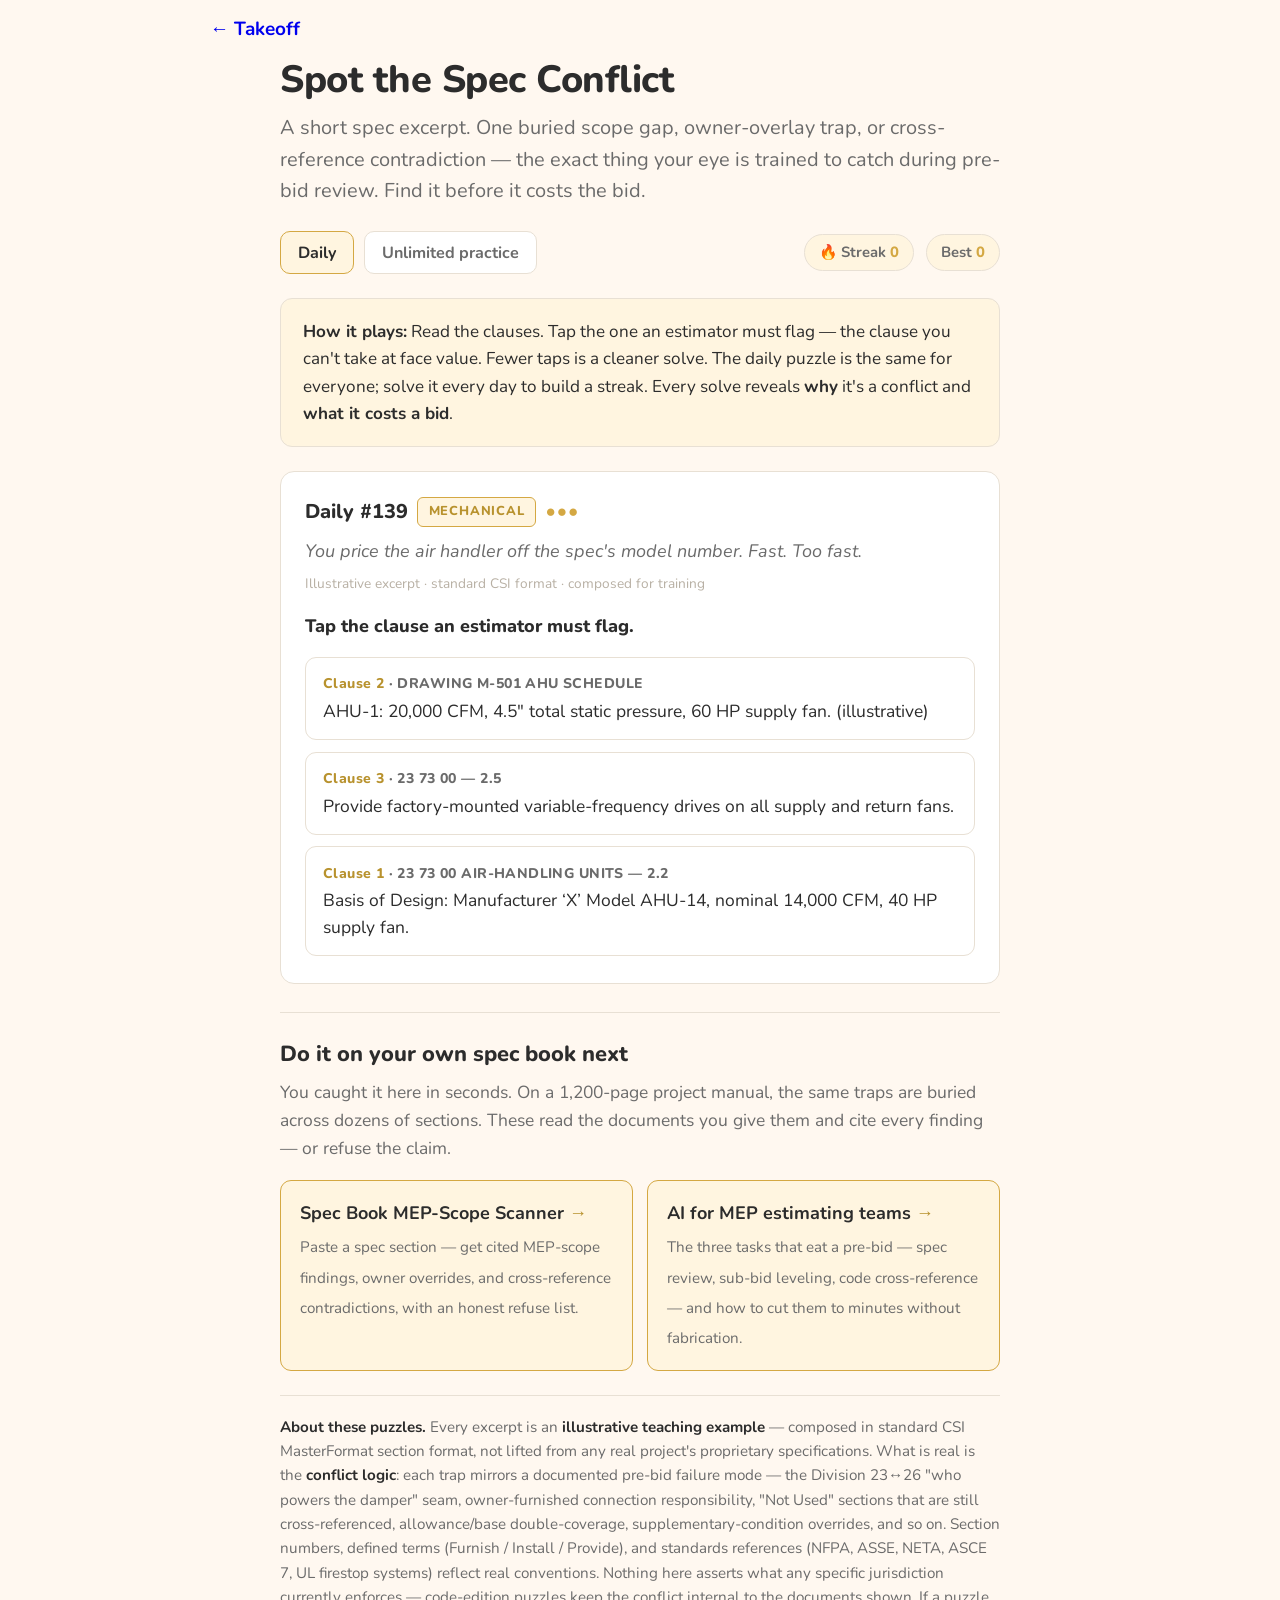
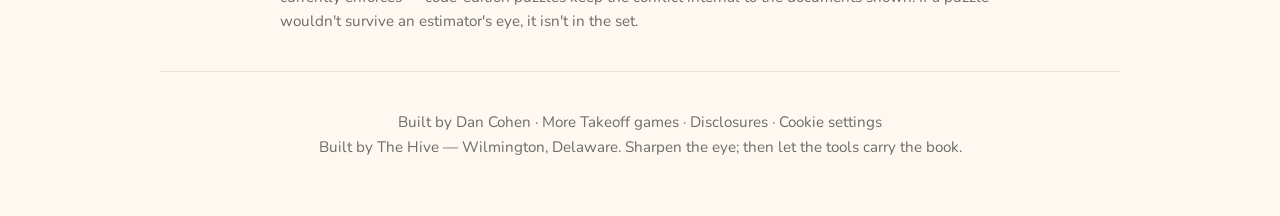
<file: spot-the-spec-conflict/index.html>
<!DOCTYPE html>
<html lang="en">
<head>
  <meta charset="UTF-8">
  <meta name="viewport" content="width=device-width, initial-scale=1.0">
  <link rel="icon" type="image/svg+xml" href="/favicon.svg">
  <link rel="icon" type="image/png" sizes="32x32" href="/favicon.svg">
  <title>Spot the Spec Conflict — a daily puzzle for MEP estimators | The Hive</title>
  <meta name="description" content="A daily 30-second puzzle for construction estimators and preconstruction pros: read a short spec excerpt and find the buried MEP scope gap, owner-overlay trap, or cross-reference contradiction — the exact thing your eye is trained to catch during pre-bid. Scored, streaks, shareable. Free, no signup.">
  <meta property="og:title" content="Spot the Spec Conflict — the daily puzzle for MEP estimators">
  <meta property="og:description" content="Read a short spec excerpt. Find the buried scope gap, owner override, or cross-reference contradiction before it costs the bid. Daily puzzle + unlimited practice. Free.">
  <meta property="og:type" content="website">
  <meta property="og:image" content="https://takeoff.buildtodogood.com/favicon.svg">
  <meta property="og:url" content="https://takeoff.buildtodogood.com/spot-the-spec-conflict/">
  <meta name="twitter:card" content="summary">
  <link rel="canonical" href="https://takeoff.buildtodogood.com/spot-the-spec-conflict/">
  <link rel="preconnect" href="https://fonts.googleapis.com">
  <link rel="preconnect" href="https://fonts.gstatic.com" crossorigin>
  <link href="https://fonts.googleapis.com/css2?family=Nunito:wght@400;600;700;800&display=swap" rel="stylesheet">
  <link rel="stylesheet" href="/styles.css">
  <script async src="https://pagead2.googlesyndication.com/pagead/js/adsbygoogle.js?client=ca-pub-8335376690790226" crossorigin="anonymous"></script>

  <script type="application/ld+json">{
    "@context": "https://schema.org",
    "@type": "WebApplication",
    "name": "Spot the Spec Conflict",
    "description": "A daily puzzle for MEP estimators and preconstruction professionals. Read a short specification excerpt and find the buried scope gap, owner-overlay trap, or cross-reference contradiction — the skill estimators use during pre-bid spec review. Scored, with streaks and a shareable result.",
    "applicationCategory": "GameApplication",
    "operatingSystem": "Web",
    "url": "https://takeoff.buildtodogood.com/spot-the-spec-conflict/",
    "provider": { "@type": "Organization", "name": "The Hive Makes", "url": "https://takeoff.buildtodogood.com" },
    "offers": { "@type": "Offer", "price": "0", "priceCurrency": "USD" }
  }</script>

  <style>
    .game-wrap { max-width: 720px; margin: 0 auto; }
    .tool-intro { margin: 0 0 1.25rem; }
    .tool-intro h1 { font-size: 2rem; font-weight: 800; letter-spacing: -0.5px; line-height: 1.15; margin-bottom: 0.5rem; }
    .tool-intro .lede { color: var(--text-light); font-size: 1.05rem; line-height: 1.6; margin-bottom: 0.75rem; }

    /* mode toggle */
    .mode-row { display: flex; gap: 0.5rem; align-items: center; flex-wrap: wrap; margin: 0.5rem 0 1.25rem; }
    .mode-btn {
      background: var(--input-bg); border: 1.5px solid var(--border); border-radius: 10px;
      padding: 0.5rem 0.9rem; font-family: inherit; font-size: 0.85rem; font-weight: 700;
      color: var(--text-light); cursor: pointer; transition: border-color 0.2s, color 0.2s, background 0.2s;
    }
    .mode-btn.active { border-color: var(--amber); color: var(--text); background: var(--selected-bg); }
    .mode-btn:hover { border-color: var(--amber); }

    /* stat chips */
    .streak-row { display: flex; gap: 0.6rem; flex-wrap: wrap; margin-left: auto; }
    .chip {
      background: var(--stat-bg); border: 1px solid var(--border); border-radius: 999px;
      padding: 0.3rem 0.75rem; font-size: 0.78rem; font-weight: 700; color: var(--text-light); white-space: nowrap;
    }
    .chip strong { color: var(--amber); font-weight: 800; }

    /* puzzle card */
    .card {
      background: var(--card-bg); border: 1.5px solid var(--card-border); border-radius: 14px;
      padding: 1.25rem 1.25rem 1.4rem; margin-bottom: 1.25rem;
    }
    .puz-head { display: flex; align-items: center; gap: 0.5rem; flex-wrap: wrap; margin-bottom: 0.5rem; }
    .puz-num { font-weight: 800; font-size: 1.05rem; }
    .tag { font-size: 0.68rem; font-weight: 800; text-transform: uppercase; letter-spacing: 0.06em; padding: 0.2rem 0.55rem; border-radius: 6px; border: 1px solid var(--border); color: var(--text-light); background: var(--stat-bg); }
    .tag.disc { color: var(--amber-dark); border-color: var(--amber); }
    .dots { color: var(--amber); font-size: 0.9rem; letter-spacing: 1px; }
    .dots .off { color: var(--border); }

    .context { font-style: italic; color: var(--text-light); font-size: 0.95rem; margin: 0.4rem 0 0.35rem; }
    .illus-note { font-size: 0.72rem; color: var(--placeholder); margin-bottom: 0.9rem; }

    .prompt { font-weight: 800; font-size: 0.95rem; margin: 0.2rem 0 0.85rem; }

    .clauses { display: flex; flex-direction: column; gap: 0.6rem; }
    .clause {
      text-align: left; width: 100%; cursor: pointer; font-family: inherit;
      background: var(--input-bg); border: 1.5px solid var(--border); border-radius: 11px;
      padding: 0.8rem 0.9rem; color: var(--text); transition: border-color 0.15s, background 0.15s, transform 0.1s;
      line-height: 1.5; font-size: 0.92rem;
    }
    .clause:hover:not(:disabled) { border-color: var(--amber); }
    .clause:active:not(:disabled) { transform: scale(0.995); }
    .clause .ref { display: block; font-weight: 800; font-size: 0.74rem; letter-spacing: 0.03em; color: var(--text-light); margin-bottom: 0.2rem; }
    .clause .cn { color: var(--amber-dark); }
    .clause:disabled { cursor: default; }
    .clause.correct { border-color: #2e9e5b; background: rgba(46,158,91,0.12); }
    .clause.wrong { border-color: #cf4b3a; background: rgba(207,75,58,0.10); opacity: 0.85; }
    .clause .mark { float: right; font-weight: 800; }
    .clause.correct .mark { color: #2e9e5b; }
    .clause.wrong .mark { color: #cf4b3a; }

    /* reveal */
    .reveal { margin-top: 1.1rem; border-top: 1px dashed var(--border); padding-top: 1rem; display: none; }
    .reveal.show { display: block; animation: fade 0.3s ease; }
    @keyframes fade { from { opacity: 0; transform: translateY(4px);} to {opacity:1; transform:none;} }
    .verdict { font-weight: 800; font-size: 1.05rem; margin-bottom: 0.5rem; }
    .verdict .ok { color: #2e9e5b; } .verdict .miss { color: #cf4b3a; }
    .reveal .row { margin-bottom: 0.75rem; }
    .reveal .lbl { font-size: 0.72rem; font-weight: 800; text-transform: uppercase; letter-spacing: 0.06em; color: var(--amber-dark); display: block; margin-bottom: 0.15rem; }
    .reveal .row p { margin: 0; font-size: 0.92rem; line-height: 1.6; }
    .ctype { display: inline-block; font-size: 0.72rem; font-weight: 800; text-transform: uppercase; letter-spacing: 0.05em; padding: 0.2rem 0.6rem; border-radius: 6px; background: var(--selected-bg); border: 1px solid var(--amber); color: var(--amber-dark); margin-bottom: 0.6rem; }

    .actions { display: flex; gap: 0.6rem; flex-wrap: wrap; margin-top: 1rem; }
    .btn {
      padding: 0.7rem 1.15rem; border-radius: 11px; font-family: inherit; font-size: 0.9rem; font-weight: 800;
      cursor: pointer; border: 1.5px solid var(--border); background: var(--input-bg); color: var(--text); transition: all 0.15s;
    }
    .btn:hover { border-color: var(--amber); }
    .btn.primary { background: var(--amber); color: #fff; border-color: var(--amber); }
    .btn.primary:hover { background: var(--amber-dark); border-color: var(--amber-dark); }
    .share-box { margin-top: 0.9rem; display: none; }
    .share-box.show { display: block; }
    .share-pre {
      white-space: pre-wrap; font-family: ui-monospace, SFMono-Regular, Menlo, monospace; font-size: 0.85rem;
      background: var(--stat-bg); border: 1px solid var(--border); border-radius: 10px; padding: 0.8rem 0.9rem; line-height: 1.5; color: var(--text);
    }
    .copied { font-size: 0.8rem; color: #2e9e5b; font-weight: 700; margin-left: 0.5rem; }

    .how { background: var(--stat-bg); border: 1px solid var(--border); border-radius: 12px; padding: 1rem 1.15rem; margin-bottom: 1.25rem; font-size: 0.9rem; line-height: 1.6; }
    .how b { color: var(--text); }

    .crosslinks { border-top: 1px solid var(--border); margin-top: 1.5rem; padding-top: 1.25rem; }
    .crosslinks h2 { font-size: 1.15rem; font-weight: 800; margin-bottom: 0.4rem; }
    .crosslinks p { font-size: 0.92rem; color: var(--text-light); line-height: 1.6; margin-bottom: 0.9rem; }
    .xl-list { display: grid; grid-template-columns: 1fr; gap: 0.7rem; }
    @media (min-width: 560px) { .xl-list { grid-template-columns: 1fr 1fr; } }
    .xl-card { display: block; padding: 0.9rem 1rem; border: 1px solid var(--amber); background: var(--selected-bg); border-radius: 11px; text-decoration: none; color: inherit; transition: transform 0.15s; }
    .xl-card:hover { transform: translateY(-2px); }
    .xl-card strong { display: block; margin-bottom: 0.2rem; font-size: 0.95rem; }
    .xl-card strong::after { content: " \2192"; color: var(--amber-dark); }
    .xl-card em { font-style: normal; font-size: 0.8rem; color: var(--text-light); line-height: 1.45; }

    .honesty { font-size: 0.8rem; color: var(--text-light); line-height: 1.6; margin-top: 1.25rem; border-top: 1px solid var(--border); padding-top: 1rem; }
    .honesty b { color: var(--text); }

    @media (max-width: 560px) {
      .tool-intro h1 { font-size: 1.6rem; }
      .streak-row { margin-left: 0; width: 100%; }
    }
  </style>
</head>
<body>
  <nav style="max-width:900px;margin:0 auto;padding:14px 20px"><a href="/" style="text-decoration:none;font-weight:700">← Takeoff</a></nav>

  <main>
    <div class="game-wrap">
      <div class="tool-intro">
        <h1>Spot the Spec Conflict</h1>
        <p class="lede">A short spec excerpt. One buried scope gap, owner-overlay trap, or cross-reference contradiction — the exact thing your eye is trained to catch during pre-bid review. Find it before it costs the bid.</p>
      </div>

      <div class="mode-row">
        <button class="mode-btn active" id="modeDaily" onclick="setMode('daily')">Daily</button>
        <button class="mode-btn" id="modeUnlimited" onclick="setMode('unlimited')">Unlimited practice</button>
        <div class="streak-row" id="streakRow"></div>
      </div>

      <div class="how" id="howBox">
        <b>How it plays:</b> Read the clauses. Tap the one an estimator must flag — the clause you can't take at face value. Fewer taps is a cleaner solve. The daily puzzle is the same for everyone; solve it every day to build a streak. Every solve reveals <b>why</b> it's a conflict and <b>what it costs a bid</b>.
      </div>

      <div class="card" id="puzzleCard"><!-- rendered by JS --></div>

      <div class="crosslinks">
        <h2>Do it on your own spec book next</h2>
        <p>You caught it here in seconds. On a 1,200-page project manual, the same traps are buried across dozens of sections. These read the documents you give them and cite every finding — or refuse the claim.</p>
        <div class="xl-list">
          <a class="xl-card" href="/"><strong>Spec Book MEP-Scope Scanner</strong><em>Paste a spec section — get cited MEP-scope findings, owner overrides, and cross-reference contradictions, with an honest refuse list.</em></a>
          <a class="xl-card" href="/"><strong>AI for MEP estimating teams</strong><em>The three tasks that eat a pre-bid — spec review, sub-bid leveling, code cross-reference — and how to cut them to minutes without fabrication.</em></a>
        </div>
      </div>

      <div class="honesty">
        <b>About these puzzles.</b> Every excerpt is an <b>illustrative teaching example</b> — composed in standard CSI MasterFormat section format, not lifted from any real project's proprietary specifications. What is real is the <b>conflict logic</b>: each trap mirrors a documented pre-bid failure mode — the Division 23&#8596;26 "who powers the damper" seam, owner-furnished connection responsibility, "Not Used" sections that are still cross-referenced, allowance/base double-coverage, supplementary-condition overrides, and so on. Section numbers, defined terms (Furnish / Install / Provide), and standards references (NFPA, ASSE, NETA, ASCE 7, UL firestop systems) reflect real conventions. Nothing here asserts what any specific jurisdiction currently enforces — code-edition puzzles keep the conflict internal to the documents shown. If a puzzle wouldn't survive an estimator's eye, it isn't in the set.
      </div>
    </div>
  </main>

  <footer>
    Built by <a href="https://www.linkedin.com/in/build-ai-for-good">Dan Cohen</a> · <a href="/">More Takeoff games</a> &middot; <a href="/disclosures.html">Disclosures</a> &middot; <a href="#" onclick="return false;">Cookie settings</a>
    <p>Built by The Hive — Wilmington, Delaware. Sharpen the eye; then let the tools carry the book.</p>
  </footer>

  <script>
  /* ============================================================
     SPOT THE SPEC CONFLICT
     For the preconstruction MEP estimator at 9:40 PM the night
     before a bid, on her third pass through Division 23 — and for
     the next Claude who opens this file to add puzzles.
     Puzzle content: illustrative CSI-format excerpts; the conflict
     logic mirrors real pre-bid MEP estimating traps. No excerpt is
     lifted from a real project. See the "About these puzzles" note.
     ============================================================ */

  const PUZZLES = [
    {
      id: 1, title: "The damper actuator nobody wired", disc: "Mech / Elec", diff: 2,
      context: "HVAC scope review. Bid's Friday. You're leveling the ductwork accessories.",
      clauses: [
        { ref: "23 33 00 AIR DUCT ACCESSORIES — 2.4", text: "Provide combination fire/smoke dampers at all rated penetrations. Actuators and end-switch monitoring wiring shall be furnished and installed under Division 26." },
        { ref: "23 33 00 — 3.2", text: "Coordinate damper locations with the rated-wall assemblies shown on the architectural life-safety plans." },
        { ref: "26 05 00 COMMON WORK RESULTS FOR ELECTRICAL — 1.3", text: "Actuators, controls, and low-voltage wiring for mechanical equipment are furnished under Division 23. This Division provides line-voltage power only." }
      ],
      answer: 0, ctype: "Cross-reference contradiction → scope gap",
      why: "Clause 1 hands the fire/smoke damper actuators and end-switch wiring to Division 26 — but Division 26 (clause 3) explicitly excludes actuators and control wiring for mechanical equipment and hands them right back to Division 23. The actuators live in the seam. Neither trade's base bid carries them. The trained move: whenever a section says “by Division 26,” go verify Division 26 actually accepts it. Here it doesn't.",
      cost: "On 40–80 combination dampers at roughly $300–$700 installed per actuator + wiring, that's ~$15k–$50k of uncarried scope — a change order after award, or an eaten cost.",
      standard: "The Div 23↔Div 26 “who powers the damper” seam is one of the most common MEP scope gaps; combination fire/smoke dampers require powered actuation and monitored end switches under IBC / NFPA 90A."
    },
    {
      id: 2, title: "Owner-furnished ≠ your problem — except the connections", disc: "Plumb / Elec", diff: 1,
      context: "K-12 kitchen renovation. You almost skip the foodservice line because it's owner-furnished.",
      clauses: [
        { ref: "11 40 00 FOODSERVICE EQUIPMENT — 1.2", text: "All foodservice equipment is Owner-Furnished, Owner-Installed (OFOI). Refer to the FS-series drawings for rough-in requirements." },
        { ref: "22 05 00 PLUMBING — 3.6", text: "Provide final connections to Owner-furnished equipment where rough-in is indicated; verify rough-in against approved foodservice shop drawings before rough-in." },
        { ref: "26 27 00 — 3.4", text: "Provide final electrical connections to foodservice equipment as indicated on the FS-series and electrical drawings." }
      ],
      answer: 0, ctype: "Owner-furnished responsibility trap",
      why: "The equipment is owner-furnished and owner-set — so the pull is to drop the whole line. But clauses 2 and 3 still put the plumbing and electrical rough-in AND final connections on you. “OFOI” means the owner's vendor sets the box; the utilities to it are yours. Miss it and you've bid zero for connections across 30–60 pieces of kitchen equipment.",
      cost: "Rough-in + final connections for a commercial kitchen (grease waste, gas, domestic water, 208/480V) run $40k–$120k+. Dropping it because “equipment is by owner” is a bid-buster.",
      standard: "Owner-furnished connection responsibility is a canonical estimating trap; the FS-series drives MEP rough-in, and the Div 22/26 execution clauses assign the connections regardless of who furnishes the unit."
    },
    {
      id: 3, title: "The section that was cited but deleted", disc: "Mechanical", diff: 2,
      context: "You're pricing HVAC seismic restraint and chasing the criteria.",
      clauses: [
        { ref: "23 05 00 COMMON WORK RESULTS FOR HVAC — 1.5", text: "Provide vibration isolation and seismic restraint for all HVAC equipment in accordance with Section 23 05 48." },
        { ref: "23 05 00 — 1.6", text: "Submit isolator and restraint calculations stamped by a professional engineer licensed in the project state." },
        { ref: "TABLE OF CONTENTS — Division 23", text: "23 05 48  Vibration and Seismic Controls for HVAC ................ NOT USED" }
      ],
      answer: 2, ctype: "Missing / “Not Used” section",
      why: "Clause 1 sends you to Section 23 05 48 for the actual restraint criteria — but the Table of Contents (clause 3) marks 23 05 48 “NOT USED.” The referencing section survived a copy-paste; the referenced section was deleted. You still owe PE-stamped calcs (clause 2) with no criteria to price against. RFI it before bid instead of guessing.",
      cost: "Seismic restraint on a full HVAC package swings $20k–$100k+ depending on Seismic Design Category and Ip. Bidding it blind is a coin-flip on your margin.",
      standard: "“Referenced-but-Not-Used” is a real spec-assembly error from master-spec editing; the estimator's job is to catch the dangling reference and RFI it."
    },
    {
      id: 4, title: "Two subs, one roof curb", disc: "Mech / Roofing", diff: 2,
      context: "Rooftop units on a warehouse. You're checking who carries the curbs.",
      clauses: [
        { ref: "07 50 00 MEMBRANE ROOFING — 2.7", text: "Provide prefabricated insulated roof curbs for all rooftop mechanical equipment; coordinate sizes with Division 23." },
        { ref: "23 74 00 PACKAGED ROOFTOP UNITS — 2.3", text: "Furnish factory roof curbs with each packaged rooftop unit; set curbs under this Section." },
        { ref: "07 50 00 — 3.9", text: "Flash and counterflash all curbs, penetrations, and equipment supports." }
      ],
      answer: 0, ctype: "Double coverage (overlap)",
      why: "Both the roofer (clause 1) and the HVAC contractor (clause 2) are told to provide the RTU curbs. Leave it unresolved and either two subs both carry it (you over-bid and lose) or each assumes the other has it (gap at buyout). Clause 3 — flashing — is correctly the roofer's and is NOT the conflict. Decide who furnishes curbs and qualify the bid.",
      cost: "Insulated RTU curbs run ~$800–$2,500 each. On 10–20 units, double-counting is $16k–$50k of phantom cost that loses the job — or a gap that eats margin.",
      standard: "The roof-curb overlap between Div 07 and Div 23 is a textbook double-coverage trap; one section furnishes, the other flashes."
    },
    {
      id: 5, title: "“The spec governs” — are you sure?", disc: "Electrical", diff: 3,
      context: "Panel LP-2 shows two different sizes. You reach for the spec, out of habit.",
      clauses: [
        { ref: "26 24 16 PANELBOARDS — 2.2", text: "Provide panelboards as scheduled. Panel ‘LP-2’: 42-circuit, 225A main lugs only." },
        { ref: "DRAWING E-601 PANEL SCHEDULE", text: "Panel ‘LP-2’: 84-circuit, 400A main circuit breaker. (illustrative)" },
        { ref: "00 72 00 GENERAL CONDITIONS — 1.2", text: "The Contract Documents are complementary; what is required by one is as binding as if required by all. No order of precedence between Drawings and Specifications is established; in a conflict, provide the greater quantity / higher quality and request clarification. (illustrative front-end language)" }
      ],
      answer: 0, ctype: "Precedence trap",
      why: "The spec (clause 1) says 42-circuit / 225A; the drawing (clause 2) says 84-circuit / 400A. New estimators assume “the spec division governs” and bid the smaller panel. But the front end (clause 3) says the documents are complementary with no order of precedence — you must carry the greater scope and RFI. So the clause you can't take at face value is the undersized spec panel: bidding it as written undercarries the gear and its feeder.",
      cost: "42→84 circuits, 225A→400A, plus the upsized feeder and conduit runs ~$4k–$12k per panel. Across several mismatched panels, tens of thousands.",
      standard: "Absent a stated order of precedence, contract documents are complementary (the AIA A201 doctrine); the safe bid carries the greater scope and RFIs the conflict."
    },
    {
      id: 6, title: "Temp power hides in Division 01", disc: "General / Elec", diff: 1,
      context: "You've priced the permanent electrical. Now the front end.",
      clauses: [
        { ref: "01 50 00 TEMPORARY FACILITIES — 1.4", text: "Each subcontractor shall provide temporary lighting, power, and connections required for its own work beyond the general temporary service provided by the Construction Manager." },
        { ref: "26 05 19 CONDUCTORS — 3.2", text: "Provide permanent branch circuits and feeders as shown on the drawings." },
        { ref: "01 50 00 — 1.7", text: "The Construction Manager provides a single temporary power source at the building perimeter; distribution beyond that point is by the trades." }
      ],
      answer: 0, ctype: "Scope gap (temporary vs permanent)",
      why: "The electrical technical section (clause 2) covers only permanent work. Division 01 (clauses 1 and 3) makes temporary lighting and power distribution — beyond the CM's single perimeter source — the trades' job. Price only the permanent conductors and you've missed temp distribution, temp lighting, and maintenance for the whole build. Clause 1 is where that scope quietly lands on the electrical sub.",
      cost: "Temporary lighting/power over a multi-month build (temp panels, cords, string lighting, monthly maintenance, teardown) runs $25k–$150k by size and duration — pure omission if you only bid permanent gear.",
      standard: "“Temp services by trades beyond the CM's point of service” is a routine Div 01 miss; temp power is priced separately from permanent branch circuits."
    },
    {
      id: 7, title: "Who's certified to braze the med gas?", disc: "Plumbing", diff: 2,
      context: "Ambulatory surgery center. You're rating the medical-gas rough-in.",
      clauses: [
        { ref: "22 63 00 MEDICAL GAS SYSTEMS — 1.6", text: "All brazing of medical gas piping shall be performed by installers certified to ASSE 6010; procedures qualified per NFPA 99. Third-party verification (ASSE 6030) by Owner." },
        { ref: "22 63 00 — 2.1", text: "Copper tube, Type L (ACR), cleaned for oxygen service, capped and labeled." },
        { ref: "22 63 00 — 3.4", text: "Pressure-test and purge all medical gas piping; provide test certificates." }
      ],
      answer: 0, ctype: "Owner overlay → certified labor",
      why: "Clause 1 requires ASSE 6010-certified brazers and qualified procedures. Certified med-gas labor costs materially more than standard plumbing labor, and not every plumbing sub carries the certification. Clauses 2 and 3 are ordinary med-gas scope. Price it at standard journeyman rates and you undercarry the labor — or hand the job to a low sub who literally can't legally braze it.",
      cost: "The certified-labor premium plus procedure qualification and documentation adds roughly 15–30% to the med-gas labor line — five figures on a hospital/ASC bid.",
      standard: "NFPA 99 with ASSE 6010 (installer) / 6030 (verifier) certification is real and routinely drives med-gas labor cost and sub-selection."
    },
    {
      id: 8, title: "The CxA is free. Your support labor isn't.", disc: "Multi", diff: 2,
      context: "LEED project. You're skimming the Division 01 general requirements.",
      clauses: [
        { ref: "01 91 00 COMMISSIONING — 1.3", text: "The Commissioning Authority is engaged by the Owner. Mechanical, electrical, and plumbing contractors shall support commissioning: functional performance testing, seasonal testing, issue resolution, systems manuals, and training." },
        { ref: "01 91 00 — 1.5", text: "Contractor commissioning support is incidental to the Work and included in the base bid; no separate allowance is provided." },
        { ref: "23 08 00 — 1.2", text: "Startup of HVAC equipment by the manufacturer's representative." }
      ],
      answer: 1, ctype: "Owner overlay (commissioning cost)",
      why: "Everyone reads “the CxA is engaged by the Owner” (clause 1) and moves on. The trap is clause 2: the contractor's commissioning SUPPORT — attending functional tests, returning months later for seasonal testing, resolving issues, building systems manuals, training — is base-bid with no allowance. Clause 3 (manufacturer startup) is normal and separate. Carry the support labor or eat it.",
      cost: "Cx support labor across the MEP trades (multiple FPT sessions, a return trip for seasonal testing, documentation) commonly runs $15k–$80k on a mid-size LEED project — all in base bid per clause 2.",
      standard: "ASHRAE Guideline 0 / LEED EA commissioning puts the CxA on the owner but trade-contractor SUPPORT on the trades; “incidental, no allowance” is the real cost driver."
    },
    {
      id: 9, title: "Basis-of-design vs the schedule", disc: "Mechanical", diff: 3,
      context: "You price the air handler off the spec's model number. Fast. Too fast.",
      clauses: [
        { ref: "23 73 00 AIR-HANDLING UNITS — 2.2", text: "Basis of Design: Manufacturer ‘X’ Model AHU-14, nominal 14,000 CFM, 40 HP supply fan." },
        { ref: "DRAWING M-501 AHU SCHEDULE", text: "AHU-1: 20,000 CFM, 4.5\" total static pressure, 60 HP supply fan. (illustrative)" },
        { ref: "23 73 00 — 2.5", text: "Provide factory-mounted variable-frequency drives on all supply and return fans." }
      ],
      answer: 0, ctype: "Basis-of-design vs scheduled performance",
      why: "The spec's named Basis-of-Design model (clause 1) is a 14,000 CFM / 40 HP unit, but the drawing schedule (clause 2) demands 20,000 CFM / 60 HP. The scheduled performance governs the equipment size; the BOD model number is a quality/feature reference, not the capacity. Price the model and you've bid an undersized unit. Clause 3 (VFDs) adds cost to both — not the trap.",
      cost: "A 14k→20k CFM AHU with a bigger fan, motor, and VFD is easily $20k–$60k more per unit; over several units, a six-figure underbid if you priced the BOD model.",
      standard: "“Basis of Design model vs scheduled performance” mismatches are a real substitution trap; scheduled capacity governs, and the estimator prices to the schedule."
    },
    {
      id: 10, title: "Paid for twice", disc: "Electrical", diff: 2,
      context: "Networked lighting controls. Is it an allowance, or base scope, or both?",
      clauses: [
        { ref: "01 21 00 ALLOWANCES — 1.4", text: "Include a $75,000 allowance for the networked lighting control system, installed." },
        { ref: "26 09 43 NETWORK LIGHTING CONTROLS — 1.1", text: "Furnish and install a complete networked lighting control system as specified and shown, including all devices, panels, programming, and commissioning." },
        { ref: "26 09 43 — 3.5", text: "Provide manufacturer's on-site programming and owner training." }
      ],
      answer: 1, ctype: "Allowance / base double coverage",
      why: "The lighting controls are covered by a $75k allowance (clause 1) AND fully specified as base-bid scope (clause 2, “furnish and install a complete… system”). Carry clause 2 in your base bid while the allowance stands, and the system is paid twice — you over-bid and lose. Reconcile it: the allowance covers the system; base bid carries only what sits outside the allowance (raceway, back-boxes). Clause 2 is the duplicate to flag.",
      cost: "Double-carrying a $75k allowance system inflates the bid by up to $75k (loses the job) — or, netted wrong, drops the raceway. Either way it's a bid-integrity error.",
      standard: "Allowance/base-scope overlap is a classic reconciliation task; the estimator defines the allowance boundary and qualifies the bid."
    },
    {
      id: 11, title: "Excluded to a section that isn't there", disc: "Fire Protection", diff: 2,
      context: "Design-build sprinkler scope. You read the exclusions carefully.",
      clauses: [
        { ref: "21 13 00 FIRE-SUPPRESSION SPRINKLER SYSTEMS — 1.4", text: "This Section excludes the fire pump and fire pump controller, which are specified under Section 21 30 00." },
        { ref: "21 13 00 — 1.5", text: "Fire department connection, backflow preventer, and system risers are Work of this Section." },
        { ref: "TABLE OF CONTENTS — Division 21", text: "21 30 00  Fire Pumps ................ (not listed)" }
      ],
      answer: 0, ctype: "Scope gap (excluded, never picked up)",
      why: "The sprinkler section (clause 1) excludes the fire pump and controller and points to Section 21 30 00 — but 21 30 00 doesn't exist in the manual (clause 3). If the building's hydraulic demand exceeds available supply, a pump is required and no section carries it. Clause 2 is correct base scope. RFI whether a pump is needed and who owns it.",
      cost: "A fire pump + controller + installation (jockey pump, test header, pump room work) is $60k–$200k+. If required and unassigned, it's the single biggest FP gap you can miss.",
      standard: "“Excluded to a Section that was never issued” is a real gap; hydraulic demand vs available water supply determines whether a pump is required — an RFI item at bid."
    },
    {
      id: 12, title: "Which code edition am I bidding?", disc: "Electrical", diff: 3,
      context: "The electrical section pins one NEC edition. The front end says another.",
      clauses: [
        { ref: "26 05 00 — 1.4", text: "All electrical work shall comply with NFPA 70 (National Electrical Code), 2017 edition." },
        { ref: "00 31 00 SUPPLEMENTARY CONDITIONS — 1.2", text: "All work shall comply with the codes adopted and enforced by the Authority Having Jurisdiction as of the bid date, including all state amendments. (illustrative)" },
        { ref: "26 05 26 GROUNDING — 3.1", text: "Bond all metallic systems per Article 250." }
      ],
      answer: 0, ctype: "Edition conflict (internal)",
      why: "The electrical section (clause 1) hard-codes NFPA 70-2017, but the front end (clause 2) requires the edition the AHJ currently enforces — which may be newer. If the enforced edition carries more restrictive requirements (expanded GFCI/AFCI, surge protection, outdoor emergency disconnects), pricing to the stale 2017 citation undercarries. Flag the pinned edition and confirm the enforced one by RFI — don't just take the section's number. Clause 3 is ordinary scope.",
      cost: "An NEC edition step can add surge protective devices, emergency disconnects, and expanded GFCI — thousands to tens of thousands across a building's device and gear count.",
      standard: "Hard-coded code editions that lag the AHJ's adopted edition are a real internal conflict; the front-end “AHJ-enforced edition governs” clause supersedes the stale technical-section citation. (This puzzle keeps the conflict internal to the documents — it asserts nothing about any real jurisdiction.)"
    },
    {
      id: 13, title: "VFDs in the seam", disc: "Mech / Elec", diff: 2,
      context: "Hydronic pumps with variable speed. Div 23 or Div 26 furnishes the drives?",
      clauses: [
        { ref: "23 21 23 HYDRONIC PUMPS — 2.4", text: "Provide variable-frequency drives for all variable-speed pumps; VFDs furnished under Division 26 and set under this Section." },
        { ref: "26 29 23 VARIABLE-FREQUENCY MOTOR CONTROLLERS — 1.2", text: "VFDs for HVAC equipment are furnished and installed under Division 23. This Section covers VFDs for non-HVAC motor loads only." },
        { ref: "23 21 23 — 3.2", text: "Align and grout pump bases; provide suction diffusers and triple-duty valves." }
      ],
      answer: 0, ctype: "Cross-reference contradiction → gap",
      why: "Clause 1 says the pump VFDs are furnished under Division 26; Division 26 (clause 2) says HVAC VFDs are furnished under Division 23 and it only handles non-HVAC loads. The VFDs fall in the seam. On a hydronic system with several variable-speed pumps — plus any tower or AHU fan VFDs — that's real money uncarried. Chase clause 1's reference and you find Division 26 disclaims it. Clause 3 is standard pump scope.",
      cost: "Pump VFDs run ~$2k–$8k each installed; a handful plus programming and harmonic mitigation is $15k–$60k of gap.",
      standard: "The HVAC-VFD furnishing seam between Div 23 and Div 26 is a very common contradiction; VFDs must be assigned to exactly one division."
    },
    {
      id: 14, title: "Read the verb", disc: "Plumbing", diff: 3,
      context: "The definitions page matters more than it looks.",
      clauses: [
        { ref: "22 05 00 — 1.3 DEFINITIONS", text: "‘Furnish’ means supply and deliver to the site. ‘Install’ means set in place and connect. ‘Provide’ means furnish and install." },
        { ref: "22 11 00 — 2.1", text: "Install Owner-furnished water meters and reduced-pressure-zone (RPZ) backflow assemblies at the service entrance." },
        { ref: "22 11 00 — 3.4", text: "Provide all piping, valves, hangers, and appurtenances for the domestic water distribution system." }
      ],
      answer: 1, ctype: "Defined-terms scope trap",
      why: "Per the definitions (clause 1), ‘Install’ means set and connect only — NOT supply. Clause 2 says INSTALL Owner-furnished meters and RPZ assemblies: the owner supplies them, you set and connect. Skim it and you either carry the cost of pricey RPZ/meter hardware that's owner-furnished, or forget the install labor entirely. Clause 3 uses ‘Provide’ (furnish + install) correctly. The verb is the whole puzzle.",
      cost: "RPZ backflow assemblies and large water meters are $2k–$15k each; misreading ‘install’ vs ‘provide’ mis-carries several thousand dollars and mis-allocates responsibility.",
      standard: "Furnish / Install / Provide are defined terms in Part 1; disciplined estimators price exactly to the verb."
    },
    {
      id: 15, title: "One year, or five?", disc: "Multi", diff: 2,
      context: "Warranty length. The mechanical section says one thing; the front end says another.",
      clauses: [
        { ref: "23 05 00 — 1.8", text: "Provide the manufacturer's standard one-year warranty on all HVAC equipment from date of Substantial Completion." },
        { ref: "00 73 00 OWNER'S SUPPLEMENTARY CONDITIONS — 1.9", text: "Notwithstanding any provision in the technical Sections, all mechanical and electrical systems shall carry a minimum five-year parts-and-labor warranty; compressors ten years. (illustrative)" },
        { ref: "23 64 00 — 2.1", text: "Water-cooled centrifugal chillers with microprocessor controls." }
      ],
      answer: 0, ctype: "Owner overlay (supplementary conditions win)",
      why: "The technical section (clause 1) offers a standard one-year warranty, but the Owner's Supplementary Conditions (clause 2) override it to five years parts-and-labor, ten on compressors. Supplementary Conditions supersede the technical sections. Extended warranty/service is a carried cost — extended-warranty pricing from the manufacturer, or a self-performed service reserve. Don't price the one-year when clause 2 overrides to five. Clause 3 is equipment scope.",
      cost: "Extended five-year parts-and-labor warranties on chillers, RTUs, and pumps add roughly 2–6% of equipment value — tens of thousands on a large mechanical package.",
      standard: "Supplementary Conditions override technical-section provisions; extended-warranty requirements buried in the front end are a routine cost the estimator must catch."
    },
    {
      id: 16, title: "The access door nobody furnishes", disc: "Multi", diff: 2,
      context: "Access doors in rated walls and hard ceilings. Three sections, one hole.",
      clauses: [
        { ref: "23 05 00 — 3.7", text: "Furnish access doors for concealed HVAC devices to Division 08 for installation; fire-rated doors where in rated construction." },
        { ref: "22 05 00 — 3.7", text: "Provide access to concealed valves and cleanouts. (silent on furnishing access doors)" },
        { ref: "08 31 00 ACCESS DOORS AND FRAMES — 1.2", text: "Access doors furnished under other Sections are installed under this Section; this Section furnishes none." }
      ],
      answer: 1, ctype: "Scope gap (a silent section)",
      why: "HVAC (clause 1) furnishes its access doors to Division 08, and Division 08 (clause 3) installs doors furnished by others but furnishes none itself. Plumbing (clause 2) requires access to concealed valves and cleanouts but is SILENT on who furnishes the doors — and Division 08 won't. So the plumbing access doors (shutoff valves, cleanouts, trap primers, backflow) fall in the gap. The silent section is the one to flag.",
      cost: "Rated and unrated access doors are $75–$400 each; across a building's concealed plumbing valves and cleanouts that's $5k–$25k — plus the schedule hit of chasing them during finishes.",
      standard: "Access-door furnishing is a notorious three-way responsibility gap (MEP furnishes, Div 08 installs, Div 09 finishes); a section silent on furnishing creates the hole."
    },
    {
      id: 17, title: "Essential facility, default Ip", disc: "Multi", diff: 3,
      context: "Seismic restraint. The section defaults Ip = 1.0. The front end disagrees.",
      clauses: [
        { ref: "23 05 48 SEISMIC CONTROLS — 1.3", text: "Provide seismic restraint for all equipment. Component Importance Factor Ip = 1.0 unless noted." },
        { ref: "00 31 00 — 1.4", text: "This facility is designated an Essential Facility (Risk Category IV); designated seismic systems shall be designed for Ip = 1.5 with special seismic certification where required by ASCE 7. (illustrative)" },
        { ref: "23 05 48 — 3.2", text: "Restraints by a manufacturer with ICC-ES or OSHPD/OSP preapproval where required." }
      ],
      answer: 0, ctype: "Owner overlay / code conflict",
      why: "Clause 1 defaults Ip = 1.0, but the front end (clause 2) designates the building Risk Category IV / Essential Facility with Ip = 1.5 and special seismic certification for designated systems. Ip = 1.5 plus certified equipment is dramatically more expensive than 1.0. Price the section's default and you undercarry. Flag the default Ip contradicted by the essential-facility designation. Clause 3 (preapproval) applies either way.",
      cost: "Special seismic certification and Ip = 1.5 restraint can multiply the restraint line 1.5–3× and force certified equipment — five- to six-figure swings on hospitals and critical facilities.",
      standard: "ASCE 7 Component Importance Factor and Risk Category IV special certification are real, major seismic cost drivers; the front-end facility designation overrides a section's default Ip. (Conflict kept internal to the documents.)"
    },
    {
      id: 18, title: "Insulate through the rated wall?", disc: "Mech / FP", diff: 2,
      context: "Duct insulation continuity vs the tested firestop system at rated walls.",
      clauses: [
        { ref: "23 07 00 HVAC INSULATION — 3.4", text: "Insulate all supply and return ductwork; maintain insulation continuity through wall penetrations." },
        { ref: "07 84 00 FIRESTOPPING — 1.2", text: "Provide firestopping at all penetrations of fire-rated assemblies using tested UL systems for each penetrant; coordinate penetrant sizes and annular space with the trades." },
        { ref: "23 33 00 — 3.5", text: "Seal duct penetrations of non-rated partitions with acoustical sealant." }
      ],
      answer: 0, ctype: "Cross-reference coordination trap",
      why: "Clause 1 tells HVAC to maintain insulation continuity THROUGH wall penetrations — but at fire-rated walls, the tested UL firestop system (clause 2) dictates whether the insulation is continuous or interrupted and what fills the annular space. Insulating “through” a rated penetration can violate the listed system. Reconcile clause 1 with the UL systems before it becomes rework. Clause 3 (non-rated sealant) is fine.",
      cost: "Less a dollar bomb than a rework and inspection-failure risk — but firestop rework at hundreds of penetrations plus failed inspections carries real labor and schedule cost.",
      standard: "Firestopping at rated penetrations must follow tested UL systems; insulation continuity vs listed-system requirements is a genuine Div 07 ↔ Div 23 conflict."
    },
    {
      id: 19, title: "“Integrate everything” — except the units without a card", disc: "Controls", diff: 2,
      context: "BAS integration of the packaged rooftop units.",
      clauses: [
        { ref: "23 09 00 INSTRUMENTATION AND CONTROLS — 2.6", text: "Provide a complete DDC building automation system; integrate all HVAC equipment furnished with factory controls via BACnet." },
        { ref: "23 74 00 — 2.4", text: "Packaged rooftop units furnished with manufacturer's standalone controls; BACnet gateway card provided only where scheduled." },
        { ref: "23 09 00 — 3.3", text: "Provide graphics, trends, and alarms for all points in the points schedule." }
      ],
      answer: 1, ctype: "Scope gap (integration)",
      why: "The controls section (clause 1) says integrate all factory-controlled equipment via BACnet, and clause 3 demands every point on the schedule. But clause 2 supplies the BACnet gateway card only WHERE SCHEDULED — if the schedule omits it on some RTUs, those units can't integrate, yet the requirement stands. Catch which units lack the card (added cost / RFI) instead of assuming seamless integration. Clause 2 is the limitation that undercuts the requirement.",
      cost: "BACnet gateway cards plus integration labor are ~$500–$2,500 per unit; missing them forces change orders and can blow the commissioning / points requirements.",
      standard: "Factory-controls integration gaps (missing protocol cards, proprietary points) are a real controls estimating trap; “integrate all” vs “gateway where scheduled” is a genuine conflict."
    },
    {
      id: 20, title: "Owner pays the inspector. Who pays NETA?", disc: "Electrical", diff: 2,
      context: "Acceptance testing of the electrical distribution. Owner cost, or yours?",
      clauses: [
        { ref: "26 08 00 TESTING OF ELECTRICAL SYSTEMS — 1.3", text: "Provide independent acceptance testing of all electrical distribution equipment by a NETA-accredited agency (per NETA ATS)." },
        { ref: "26 08 00 — 1.4", text: "The testing agency shall be engaged and paid by the electrical Contractor and be independent of the installing Contractor." },
        { ref: "01 45 00 QUALITY CONTROL — 1.5", text: "Special inspections required by the building code are engaged and paid by the Owner." }
      ],
      answer: 1, ctype: "Scope allocation (who pays testing)",
      why: "Code special inspections are owner-paid (clause 3), which lulls estimators into assuming testing is too. But clause 2 puts the NETA acceptance-testing agency on the electrical Contractor's dime. NETA ATS testing of switchgear, transformers, breakers, relays, and cables is a real, sizable subcontract. Flag clause 2 — contractor-paid NETA testing, distinct from owner-paid special inspections.",
      cost: "NETA acceptance testing across a full distribution system (switchgear, transformers, protective relays, feeders) commonly runs $20k–$100k+ — pure omission if assumed owner-paid.",
      standard: "NETA ATS acceptance testing is frequently the contractor's cost; conflating it with owner-paid code special inspections is a real allocation error."
    },
    {
      id: 21, title: "The five-foot line that doesn't meet", disc: "Plumb / Site", diff: 2,
      context: "Underground sanitary. Where does building plumbing hand off to site utilities?",
      clauses: [
        { ref: "22 13 00 SANITARY SEWERAGE — 3.2", text: "Building sanitary drainage installed to a point 5 feet outside the building foundation; excavation and backfill within that limit under this Section." },
        { ref: "33 30 00 SANITARY UTILITY SEWERS — 3.1", text: "Site sanitary sewer installed from the municipal main to a point 10 feet outside the building; excavation and restoration under this Section." },
        { ref: "31 20 00 EARTH MOVING — 3.4", text: "Trench excavation for utilities is by the respective utility Sections, not this Section." }
      ],
      answer: 1, ctype: "Scope gap (demarcation mismatch)",
      why: "Building plumbing (clause 1) stops 5 feet outside; the site utility (clause 2) stops 10 feet outside. The pipe — and the excavation — between the 5-foot and 10-foot lines belongs to neither section. Earthwork (clause 3) disclaims utility trenching. It's a literal gap in the ground, and worse, each sub assumes the other made the connection. Flag the mismatched demarcation and RFI to close the band and assign the tie-in.",
      cost: "A short segment, but an unassigned tie-in plus excavation and a missed connection is $3k–$20k and a coordination headache — or a finger-pointing gap on bid day.",
      standard: "The “5 feet outside the building” demarcation between Div 22 plumbing and Div 33 site utilities is standard; mismatched distances create a real gap the estimator must catch."
    },
    {
      id: 22, title: "Painted — only if it's on the schedule", disc: "Multi", diff: 1,
      context: "Finish painting of exposed ductwork and piping in an open-ceiling space.",
      clauses: [
        { ref: "23 05 00 — 3.9", text: "Prime-coat ferrous supports and hangers under this Section. Finish painting of exposed ductwork and piping by Division 09." },
        { ref: "09 91 00 PAINTING — 1.3", text: "Includes finish painting of exposed mechanical and electrical items scheduled to be painted. Items not scheduled are not included." },
        { ref: "23 07 00 — 3.4", text: "Provide factory-finished jacketing on exposed insulated piping in finished areas." }
      ],
      answer: 1, ctype: "Scope gap (conditional exclusion)",
      why: "HVAC (clause 1) hands finish painting to Division 09. But Division 09 (clause 2) only paints items SCHEDULED to be painted — “items not scheduled are not included.” If the finish schedule doesn't list the exposed duct and pipe, the painting falls in a gap: HVAC excluded it, Div 09 excluded the unscheduled items. Verify the paint schedule actually lists the MEP items. Clause 3 (factory jacketing) reduces some painting but isn't the conflict.",
      cost: "Painting exposed MEP in open-ceiling areas (spray, two coats, masking) runs $10k–$40k — a real gap if neither trade carries it.",
      standard: "“Finish painting of MEP by Div 09, only if scheduled” is a common gap; the estimator confirms scope against the finish schedule."
    },
    {
      id: 23, title: "Flash it — and void the roof warranty", disc: "Plumb / Roofing", diff: 2,
      context: "Plumbing vents through a warrantied membrane roof. Who flashes the penetrations?",
      clauses: [
        { ref: "22 05 00 — 3.7", text: "Extend plumbing vents 12 inches above the finished roof." },
        { ref: "07 62 00 SHEET METAL FLASHING AND TRIM — 2.3", text: "Provide and install pipe flashing and boots at all plumbing and mechanical roof penetrations." },
        { ref: "07 50 00 MEMBRANE ROOFING — 3.9", text: "The roofing Contractor shall flash all roof penetrations as part of the membrane system; penetrations flashed by others void the manufacturer's roofing warranty. (illustrative)" }
      ],
      answer: 1, ctype: "Double coverage + warranty trap",
      why: "Both the sheet-metal section (clause 2) and the membrane roofer (clause 3) are told to flash the roof penetrations. Worse, clause 3 says that if anyone but the membrane roofer flashes them, the roof warranty voids. If the sheet-metal sub does the boots, you lose the warranty; if both carry it, you double-count. Assign penetration flashing to the membrane roofer and delete it from the sheet-metal scope. Clause 2 is the one that, left as written, voids the warranty. Clause 1 (vent height) is fine.",
      cost: "Double-carried flashing is a few thousand; the real exposure is a voided roof warranty on the whole building — a catastrophic six-figure+ risk if a future leak isn't covered.",
      standard: "“No dissimilar installer” roof-warranty clauses are real; penetration flashing must stay with the membrane roofer. A genuine double-coverage plus warranty trap."
    },
    {
      id: 24, title: "Two regulators for one boiler", disc: "Plumb / Mech", diff: 2,
      context: "Natural gas. The gas-piping section and the boiler section both provide a regulator.",
      clauses: [
        { ref: "22 11 00 FACILITY NATURAL-GAS PIPING — 2.3", text: "Provide line-pressure regulators at each appliance requiring reduced pressure; regulators and overpressure protection under this Section." },
        { ref: "23 52 00 HEATING BOILERS — 2.5", text: "Boilers require 5–7\" w.c. gas; the gas train and its pressure regulator are furnished with the boiler under this Section. (illustrative)" },
        { ref: "22 11 00 — 1.4", text: "The Utility provides gas service to the meter set at 2 psig; this Section distributes gas from the meter to equipment." }
      ],
      answer: 1, ctype: "Double coverage (equipment vs distribution)",
      why: "Clause 1 puts a pressure regulator at each appliance under the gas-piping section; clause 2 says the boiler's regulator is furnished WITH the boiler under the mechanical section. At the boiler, the reducing regulator is specified twice. Carry both and you double-count; assume “the other guy has it” on both sides and the boiler regulator (and its overpressure protection) falls in a gap. Reconcile clause 2 against clause 1 so each regulator is carried exactly once. Clause 3 sets the 2 psig context.",
      cost: "Gas regulators and overpressure protection are $300–$2,000 each; over multiple appliances and boilers, double-counting or gaps run $5k–$20k — plus a code issue if overpressure protection lands in the gap.",
      standard: "Appliance gas regulators appearing in both the gas-piping section and the equipment gas-train scope is a real double-coverage trap; the estimator assigns each regulator once."
    }
  ];

  /* ---------- deterministic daily selection ---------- */
  const EPOCH = Date.UTC(2026, 6, 20); // launch: 2026-07-20 (puzzle #1)
  function mulberry32(a){ return function(){ a|=0; a=a+0x6D2B79F5|0; let t=Math.imul(a^a>>>15,1|a); t=t+Math.imul(t^t>>>7,61|t)^t; return ((t^t>>>14)>>>0)/4294967296; }; }
  function seededOrder(n, seed){
    const arr=[...Array(n).keys()]; const rnd=mulberry32(seed);
    for(let i=n-1;i>0;i--){ const j=Math.floor(rnd()*(i+1)); [arr[i],arr[j]]=[arr[j],arr[i]]; }
    return arr;
  }
  // Fixed seed => the daily rotation is identical for everyone, and each
  // puzzle appears once per full cycle before any repeat. (Next Claude: if you
  // add puzzles, the rotation reshuffles — that's fine, determinism holds.)
  const ORDER = seededOrder(PUZZLES.length, 20260720);
  function dayNumber(){
    const now=new Date();
    const t=Date.UTC(now.getFullYear(), now.getMonth(), now.getDate());
    return Math.floor((t-EPOCH)/86400000);
  }
  function dailyPuzzleIndex(){ const d=dayNumber(); return ORDER[((d % PUZZLES.length)+PUZZLES.length)%PUZZLES.length]; }
  function dailyNumber(){ return dayNumber()+1; }

  /* ---------- persistent state ---------- */
  const LS_KEY='ssc_state_v1';
  function loadState(){
    try{ return JSON.parse(localStorage.getItem(LS_KEY)) || {}; }catch(e){ return {}; }
  }
  function saveState(s){ try{ localStorage.setItem(LS_KEY, JSON.stringify(s)); }catch(e){} }
  let state = loadState();
  if(!state.days) state = { streak:0, best:0, lastSolvedNumber:null, days:{} };

  /* ---------- runtime ---------- */
  let mode='daily';
  let current=null;      // {index, number|null}
  let guesses=[];        // sequence of clause indices tapped (wrong then right)
  let solved=false;
  let startTs=0;
  let sessionSolved=0;   // unlimited session counter

  const $ = id => document.getElementById(id);

  function setMode(m){
    mode=m;
    $('modeDaily').classList.toggle('active', m==='daily');
    $('modeUnlimited').classList.toggle('active', m==='unlimited');
    if(m==='daily') loadDaily(); else loadUnlimited();
    renderStreak();
  }

  function renderStreak(){
    const row=$('streakRow');
    if(mode==='daily'){
      row.innerHTML = '<span class="chip">🔥 Streak <strong>'+(state.streak||0)+'</strong></span>' +
                      '<span class="chip">Best <strong>'+(state.best||0)+'</strong></span>';
    } else {
      row.innerHTML = '<span class="chip">Solved this session <strong>'+sessionSolved+'</strong></span>';
    }
  }

  function loadDaily(){
    const idx=dailyPuzzleIndex();
    const num=dailyNumber();
    current={index:idx, number:num};
    const rec = state.days[num];
    if(rec && rec.solved){
      renderPuzzle(true, rec);   // already solved today — show result, no streak change
    } else {
      renderPuzzle(false, null);
    }
  }

  function loadUnlimited(){
    let idx;
    do { idx=Math.floor(Math.random()*PUZZLES.length); } while(current && idx===current.index && PUZZLES.length>1);
    current={index:idx, number:null};
    renderPuzzle(false, null);
  }

  function dots(d){
    let s='';
    for(let i=0;i<3;i++){ s += (i<d) ? '●' : '<span class="off">●</span>'; }
    return s;
  }

  function renderPuzzle(alreadySolved, rec){
    const p=PUZZLES[current.index];
    guesses = (alreadySolved && rec && rec.guesses) ? rec.guesses.slice() : [];
    solved = !!alreadySolved;
    startTs = Date.now();

    const headNum = mode==='daily' ? ('Daily #'+current.number) : 'Practice';
    let html='';
    html += '<div class="puz-head">';
    html += '<span class="puz-num">'+headNum+'</span>';
    html += '<span class="tag disc">'+p.disc+'</span>';
    html += '<span class="dots" title="difficulty">'+dots(p.diff)+'</span>';
    html += '</div>';
    html += '<div class="context">'+p.context+'</div>';
    html += '<div class="illus-note">Illustrative excerpt · standard CSI format · composed for training</div>';
    html += '<div class="prompt">Tap the clause an estimator must flag.</div>';
    html += '<div class="clauses" id="clauses">';
    // Shuffle the vertical order each render so "tap the first clause" is never a
    // strategy. Each clause keeps a stable "Clause N" badge (N = authored index),
    // so the reveal's "clause 1/2/3" references stay coherent regardless of order.
    const order = p.clauses.map((_,i)=>i);
    for(let i=order.length-1;i>0;i--){ const j=Math.floor(Math.random()*(i+1)); [order[i],order[j]]=[order[j],order[i]]; }
    order.forEach(i=>{
      const c=p.clauses[i];
      html += '<button class="clause" data-i="'+i+'" onclick="pick('+i+')">'+
              '<span class="ref"><span class="cn">Clause '+(i+1)+'</span> · '+c.ref+'</span>'+c.text+
              '<span class="mark" id="mark'+i+'"></span></button>';
    });
    html += '</div>';
    html += '<div class="reveal" id="reveal"></div>';
    $('puzzleCard').innerHTML=html;

    if(alreadySolved){
      rec.guesses.forEach(g=>{ if(g!==p.answer) markClause(g,'wrong'); });
      markClause(p.answer,'correct');
      disableAll();
      showReveal(true, rec.timeSec, true);
    }
    renderStreak();
  }

  function markClause(i, cls){
    const btn=document.querySelector('.clause[data-i="'+i+'"]');
    if(!btn) return;
    btn.classList.add(cls);
    const mk=$('mark'+i);
    if(mk) mk.textContent = cls==='correct' ? '✓' : '✗';
  }
  function disableAll(){ document.querySelectorAll('.clause').forEach(b=>b.disabled=true); }

  function pick(i){
    if(solved) return;
    const p=PUZZLES[current.index];
    if(guesses.indexOf(i)!==-1) return;
    guesses.push(i);
    if(i===p.answer){
      markClause(i,'correct');
      disableAll();
      solved=true;
      const timeSec=Math.max(1, Math.round((Date.now()-startTs)/1000));
      commitSolve(timeSec);
      showReveal(true, timeSec, false);
    } else {
      markClause(i,'wrong');
      const btn=document.querySelector('.clause[data-i="'+i+'"]');
      if(btn) btn.disabled=true;
    }
  }

  function commitSolve(timeSec){
    if(mode==='daily'){
      const num=current.number;
      if(!(state.days[num] && state.days[num].solved)){
        if(state.lastSolvedNumber === num-1) state.streak=(state.streak||0)+1;
        else if(state.lastSolvedNumber === num) { /* already counted */ }
        else state.streak=1;
        state.lastSolvedNumber=num;
        state.best=Math.max(state.best||0, state.streak);
        state.days[num]={solved:true, guesses:guesses.slice(), timeSec:timeSec, firstTry:(guesses.length===1)};
        saveState(state);
      }
    } else {
      sessionSolved++;
    }
    renderStreak();
  }

  function guessRow(){
    const p=PUZZLES[current.index];
    let s='';
    guesses.forEach(g=>{ s += (g===p.answer) ? '🟩' : '🟥'; });
    return s;
  }

  function showReveal(isSolved, timeSec, replay){
    const p=PUZZLES[current.index];
    const r=$('reveal');
    const firstTry = guesses.length===1;
    let vtext;
    if(firstTry) vtext='<span class="ok">First look. Clean catch.</span>';
    else vtext='<span class="ok">Caught it</span> — in '+guesses.length+' looks.';

    let html='';
    html += '<div class="verdict">'+vtext+'</div>';
    html += '<span class="ctype">'+p.ctype+'</span>';
    html += '<div class="row"><span class="lbl">Why it’s the conflict</span><p>'+p.why+'</p></div>';
    html += '<div class="row"><span class="lbl">What it costs the bid</span><p>'+p.cost+'</p></div>';
    html += '<div class="row"><span class="lbl">The real-world convention</span><p>'+p.standard+'</p></div>';

    html += '<div class="actions">';
    if(mode==='daily'){
      html += '<button class="btn primary" onclick="toggleShare()">Share result</button>';
      html += '<button class="btn" onclick="setMode(\'unlimited\')">Keep practicing →</button>';
    } else {
      html += '<button class="btn primary" onclick="loadUnlimited()">Next puzzle →</button>';
      html += '<button class="btn" onclick="setMode(\'daily\')">Back to today’s</button>';
    }
    html += '</div>';

    if(mode==='daily'){
      html += '<div class="share-box" id="shareBox">';
      html += '<div class="share-pre" id="sharePre"></div>';
      html += '<div class="actions"><button class="btn primary" onclick="doShare()">Copy</button><span class="copied" id="copiedMsg" style="display:none"></span></div>';
      html += '</div>';
    }

    r.innerHTML=html;
    r.classList.add('show');
    if(mode==='daily') $('sharePre').textContent = buildShareText(timeSec);
  }

  function buildShareText(timeSec){
    const num=current.number;
    const rec=state.days[num] || {timeSec:timeSec, guesses:guesses};
    const t = rec.timeSec || timeSec;
    const line1='Spot the Spec Conflict #'+num;
    const line2=guessRow()+'  '+t+'s';
    const line3='🔥 streak '+(state.streak||0);
    const line4='takeoff.buildtodogood.com/tools/spot-the-spec-conflict';
    return line1+'\n'+line2+'\n'+line3+'\n'+line4;
  }

  function toggleShare(){ const b=$('shareBox'); if(b) b.classList.toggle('show'); }

  function doShare(){
    const txt = $('sharePre').textContent;
    if(navigator.share){
      navigator.share({text:txt}).catch(()=>copyText(txt));
    } else {
      copyText(txt);
    }
  }
  function copyText(txt){
    const done=()=>{ const m=$('copiedMsg'); if(m){ m.style.display='inline'; m.textContent='Copied ✓'; setTimeout(()=>{m.style.display='none';},2000);} };
    if(navigator.clipboard && navigator.clipboard.writeText){
      navigator.clipboard.writeText(txt).then(done).catch(()=>fallbackCopy(txt,done));
    } else { fallbackCopy(txt,done); }
  }
  function fallbackCopy(txt, done){
    const ta=document.createElement('textarea'); ta.value=txt; document.body.appendChild(ta); ta.select();
    try{ document.execCommand('copy'); done(); }catch(e){} document.body.removeChild(ta);
  }

  // init
  setMode('daily');
  </script>
</body>
</html>
</file>
<file: styles.css>
/* The Hive Makes — styles.css */
/* Mobile-first dashboard. Warm, inviting, alive with products. */

:root,
[data-theme="light"] {
  --amber: #D4A843;
  --amber-dark: #B8922E;
  --cream: #FFF8F0;
  --text: #2C2C2C;
  --text-light: #6B6B6B;
  --blue-gray: #8FA3B0;
  --white: #FFFFFF;
  --border: #E8E0D4;
  --input-bg: #FFFFFF;
  --selected-bg: #FFF5E0;
  --placeholder: #B8B0A4;
  --card-bg: #FFFFFF;
  --card-border: #E8E0D4;
  --card-hover: #FFF5E0;
  --stat-bg: #FFF5E0;
  --step-bg: #FFF8F0;
}

[data-theme="dark"] {
  --amber: #E0B44D;
  --amber-dark: #C9A03E;
  --cream: #1A1612;
  --text: #E8E0D4;
  --text-light: #A09888;
  --blue-gray: #7A8E9A;
  --white: #1A1612;
  --border: #3A332A;
  --input-bg: #241F1A;
  --selected-bg: #2E2618;
  --placeholder: #6B6058;
  --card-bg: #241F1A;
  --card-border: #3A332A;
  --card-hover: #2E2618;
  --stat-bg: #241F1A;
  --step-bg: #241F1A;
}

* { margin: 0; padding: 0; box-sizing: border-box; }
html { font-size: 18px; -webkit-text-size-adjust: 100%; }

body {
  font-family: 'Nunito', -apple-system, BlinkMacSystemFont, 'Segoe UI', sans-serif;
  background: var(--cream);
  color: var(--text);
  line-height: 1.6;
  min-height: 100vh;
}

/* ── Navigation ─────────────────────────────────── */
nav {
  width: 100%;
  max-width: 960px;
  margin: 0 auto;
  padding: 1.25rem 1.25rem 0;
  display: flex;
  justify-content: space-between;
  align-items: center;
}

.logo { font-weight: 700; font-size: 1.1rem; color: var(--text); text-decoration: none; }
.logo span { color: var(--amber); }

.nav-links { display: flex; gap: 1.5rem; list-style: none; align-items: center; }
.nav-links a { color: var(--text-light); text-decoration: none; font-size: 0.85rem; transition: color 0.2s; }
.nav-links a:hover { color: var(--amber-dark); }

.controls { display: flex; gap: 0.5rem; align-items: center; }
.toggle-btn {
  background: none; border: 1.5px solid var(--border); border-radius: 8px;
  padding: 0.3rem 0.5rem; font-family: inherit; font-size: 0.8rem; font-weight: 600;
  color: var(--text-light); cursor: pointer; transition: border-color 0.2s, color 0.2s; line-height: 1;
}
.toggle-btn:hover { border-color: var(--amber); color: var(--text); }

/* ── Main ───────────────────────────────────────── */
main {
  max-width: 960px;
  margin: 0 auto;
  padding: 0 1.25rem 2rem;
}

/* ── Hero ───────────────────────────────────────── */
.hero {
  text-align: center;
  padding: 3rem 0 2rem;
}

.hero h1 {
  font-size: 2.5rem;
  font-weight: 800;
  line-height: 1.2;
  margin-bottom: 0.75rem;
  letter-spacing: -0.5px;
}

.hero-sub {
  font-size: 1.05rem;
  color: var(--text-light);
  line-height: 1.6;
  max-width: 520px;
  margin: 0 auto 1.5rem;
}

.hero-form {
  display: flex;
  gap: 0.75rem;
  max-width: 560px;
  margin: 0 auto;
}

.hero-form input {
  flex: 1;
  padding: 0.875rem 1rem;
  border: 2px solid var(--border);
  border-radius: 12px;
  background: var(--input-bg);
  font-family: inherit;
  font-size: 1rem;
  color: var(--text);
  transition: border-color 0.2s;
}

.hero-form input:focus { outline: none; border-color: var(--amber); }
.hero-form input::placeholder { color: var(--placeholder); font-style: italic; }

.btn-primary {
  padding: 0.875rem 1.5rem;
  background: var(--amber);
  color: #fff;
  border: none;
  border-radius: 12px;
  font-family: inherit;
  font-size: 1rem;
  font-weight: 700;
  cursor: pointer;
  transition: background 0.2s, transform 0.1s;
  text-decoration: none;
  white-space: nowrap;
}

.btn-primary:hover { background: var(--amber-dark); }
.btn-primary:active { transform: scale(0.98); }

.hero-hint {
  font-size: 0.8rem;
  color: var(--text-light);
  margin-top: 1rem;
  font-style: italic;
}

/* ── Stats Bar ──────────────────────────────────── */
.stats-bar {
  display: flex;
  justify-content: center;
  gap: 1rem;
  flex-wrap: wrap;
  padding: 1rem 0;
  margin-bottom: 1.5rem;
}

.stat {
  background: var(--stat-bg);
  border: 1px solid var(--border);
  border-radius: 10px;
  padding: 0.5rem 1rem;
  font-size: 0.8rem;
  color: var(--text-light);
  white-space: nowrap;
}

.stat strong { color: var(--amber); font-weight: 800; }

/* ── Ad Slots ───────────────────────────────────── */
.ad-slot {
  width: 100%;
  min-height: 1px;
  margin: 1rem 0;
}

/* ── Products ───────────────────────────────────── */
.products { margin-bottom: 2rem; }

.products h2 {
  font-size: 1.5rem;
  font-weight: 800;
  margin-bottom: 1.5rem;
  letter-spacing: -0.3px;
}

.category-label {
  font-size: 0.75rem;
  font-weight: 700;
  text-transform: uppercase;
  letter-spacing: 1.2px;
  color: var(--text-light);
  margin: 1.5rem 0 0.75rem;
  padding-bottom: 0.4rem;
  border-bottom: 1px solid var(--border);
}

.product-grid {
  display: grid;
  grid-template-columns: repeat(auto-fill, minmax(240px, 1fr));
  gap: 0.875rem;
  margin-bottom: 0.5rem;
}

.product-card {
  background: var(--card-bg);
  border: 1.5px solid var(--card-border);
  border-radius: 12px;
  padding: 1.25rem;
  text-decoration: none;
  color: var(--text);
  transition: border-color 0.2s, transform 0.15s, background 0.2s;
  display: block;
  position: relative;
}

.product-card:hover {
  border-color: var(--card-accent, var(--amber));
  transform: translateY(-2px);
  background: var(--card-hover);
}

.card-badge {
  position: absolute;
  top: 0.75rem;
  right: 0.75rem;
  background: var(--stat-bg);
  border: 1px solid var(--border);
  border-radius: 6px;
  padding: 0.15rem 0.5rem;
  font-size: 0.65rem;
  font-weight: 700;
  text-transform: uppercase;
  letter-spacing: 0.5px;
  color: var(--text-light);
}

.card-icon {
  font-size: 1.75rem;
  margin-bottom: 0.5rem;
  line-height: 1;
}

.product-card h4 {
  font-size: 1rem;
  font-weight: 700;
  margin-bottom: 0.25rem;
  color: var(--text);
}

.product-card p {
  font-size: 0.78rem;
  color: var(--text-light);
  line-height: 1.5;
  margin: 0;
}

/* ── How It Works ───────────────────────────────── */
.how-it-works {
  text-align: center;
  padding: 2.5rem 0;
  border-top: 1px solid var(--border);
  margin-top: 1.5rem;
}

.how-it-works h2 {
  font-size: 1.5rem;
  font-weight: 800;
  margin-bottom: 1.5rem;
}

.steps {
  display: flex;
  gap: 1.5rem;
  justify-content: center;
  flex-wrap: wrap;
}

.step {
  flex: 1;
  min-width: 180px;
  max-width: 260px;
  background: var(--step-bg);
  border: 1px solid var(--border);
  border-radius: 12px;
  padding: 1.5rem 1rem;
}

.step-num {
  display: inline-flex;
  align-items: center;
  justify-content: center;
  width: 2rem;
  height: 2rem;
  background: var(--amber);
  color: #fff;
  border-radius: 50%;
  font-weight: 800;
  font-size: 0.9rem;
  margin-bottom: 0.75rem;
}

.step h4 {
  font-size: 0.95rem;
  font-weight: 700;
  margin-bottom: 0.4rem;
}

.step p {
  font-size: 0.8rem;
  color: var(--text-light);
  margin: 0;
  line-height: 1.5;
}

/* ── Bottom CTA ─────────────────────────────────── */
.bottom-cta {
  text-align: center;
  padding: 2rem 0;
  border-top: 1px solid var(--border);
}

.bottom-cta h2 {
  font-size: 1.5rem;
  font-weight: 800;
  margin-bottom: 0.5rem;
}

.bottom-cta p {
  color: var(--text-light);
  margin-bottom: 1rem;
}

/* ── Footer ─────────────────────────────────────── */
footer {
  width: 100%;
  max-width: 960px;
  margin: 0 auto;
  padding: 2rem 1.25rem;
  text-align: center;
  font-size: 0.8rem;
  color: var(--text-light);
  border-top: 1px solid var(--border);
}

.footer-links {
  display: flex;
  justify-content: center;
  gap: 1.5rem;
  margin-bottom: 0.75rem;
}

footer a { color: var(--text-light); text-decoration: none; transition: color 0.2s; }
footer a:hover { color: var(--amber-dark); }

/* ── About / Support / Privacy pages ────────────── */
.page {
  flex: 1;
  display: flex;
  flex-direction: column;
  align-items: center;
  padding: 2rem 1.25rem;
  max-width: 600px;
  margin: 0 auto;
  width: 100%;
}

h1 { font-size: 1.75rem; font-weight: 700; line-height: 1.3; margin-bottom: 0.75rem; }
h2 { font-size: 1.25rem; font-weight: 600; margin-bottom: 0.5rem; }
.subtitle { color: var(--text-light); font-size: 1rem; margin-bottom: 0.5rem; line-height: 1.5; }
.subtitle-detail { color: var(--text-light); font-size: 0.9rem; margin-bottom: 2rem; line-height: 1.5; font-style: italic; }
p { margin-bottom: 1rem; }

.about-content { margin-top: 1rem; }
.about-content p { margin-bottom: 1.25rem; line-height: 1.7; }
.about-links { margin-top: 2rem; display: flex; flex-direction: column; gap: 0.75rem; }
.about-links a { color: var(--amber-dark); text-decoration: none; font-weight: 600; transition: color 0.2s; }
.about-links a:hover { color: var(--amber); }

.support-content { margin-top: 1rem; width: 100%; }
.support-content p { margin-bottom: 1.25rem; line-height: 1.7; }
.support-amounts { display: flex; gap: 0.75rem; margin: 1.5rem 0; flex-wrap: wrap; }
.amount-btn {
  flex: 1; min-width: 80px; padding: 0.875rem 1rem;
  background: var(--input-bg); border: 2px solid var(--border); border-radius: 12px;
  font-family: inherit; font-size: 1rem; font-weight: 600; color: var(--text);
  cursor: pointer; text-align: center; text-decoration: none;
  transition: border-color 0.2s, background 0.2s;
  display: flex; align-items: center; justify-content: center;
}
.amount-btn:hover, .amount-btn.selected { border-color: var(--amber); background: var(--selected-bg); }
.support-btn {
  display: block; width: 100%; margin-top: 1.5rem; padding: 1rem;
  background: var(--amber); color: var(--white); border: none; border-radius: 12px;
  font-family: inherit; font-size: 1.1rem; font-weight: 700; cursor: pointer;
  text-decoration: none; text-align: center; transition: background 0.2s, transform 0.1s;
}
.support-btn:hover { background: var(--amber-dark); }
.support-btn:active { transform: scale(0.98); }
.support-note { text-align: center; color: var(--text-light); font-size: 0.9rem; margin-top: 1.5rem; line-height: 1.6; }

.privacy-content { margin-top: 1rem; }
.privacy-content p { margin-bottom: 1.25rem; line-height: 1.7; }

.request-form { width: 100%; margin-top: 1rem; }
.request-form textarea {
  width: 100%; min-height: 140px; padding: 1rem; border: 2px solid var(--border);
  border-radius: 12px; background: var(--input-bg); font-family: inherit; font-size: 1rem;
  color: var(--text); resize: vertical; transition: border-color 0.2s; line-height: 1.5;
}
.request-form textarea:focus { outline: none; border-color: var(--amber); }
.request-form textarea::placeholder { color: var(--placeholder); font-style: italic; }
.email-section { margin-top: 1.5rem; }
.email-label { display: block; font-size: 0.95rem; color: var(--text); margin-bottom: 0.5rem; }
.request-form input[type="email"] {
  width: 100%; padding: 0.875rem 1rem; border: 2px solid var(--border);
  border-radius: 12px; background: var(--input-bg); font-family: inherit; font-size: 1rem;
  color: var(--text); transition: border-color 0.2s;
}
.request-form input[type="email"]:focus { outline: none; border-color: var(--amber); }
.email-note { font-size: 0.8rem; color: var(--text-light); font-style: italic; margin-top: 0.4rem; }
.submit-btn {
  display: block; width: 100%; margin-top: 1.75rem; padding: 1rem;
  background: var(--amber); color: var(--white); border: none; border-radius: 12px;
  font-family: inherit; font-size: 1.1rem; font-weight: 700; cursor: pointer;
  transition: background 0.2s, transform 0.1s;
}
.submit-btn:hover { background: var(--amber-dark); }
.submit-btn:active { transform: scale(0.98); }
.confirmation { display: none; text-align: center; padding: 2rem 0; }
.confirmation h2 { font-size: 1.5rem; margin-bottom: 0.75rem; }
.confirmation p { color: var(--text-light); font-size: 1rem; }

.sr-only { position: absolute; width: 1px; height: 1px; padding: 0; margin: -1px; overflow: hidden; clip: rect(0,0,0,0); border: 0; }

/* Smooth transitions */
body, nav, footer, .product-card, .stat, .step { transition: background-color 0.3s, color 0.3s, border-color 0.3s; }

/* ── Responsive ─────────────────────────────────── */
@media (max-width: 600px) {
  .hero h1 { font-size: 1.75rem; }
  .hero-form { flex-direction: column; }
  .hero-form input, .btn-primary { width: 100%; }
  .product-grid { grid-template-columns: 1fr 1fr; }
  .steps { flex-direction: column; align-items: center; }
  .stats-bar { gap: 0.5rem; }
  .stat { font-size: 0.7rem; padding: 0.4rem 0.75rem; }
}

@media (max-width: 400px) {
  .product-grid { grid-template-columns: 1fr; }
}

@media (min-width: 768px) {
  html { font-size: 19px; }
  nav { padding: 1.5rem 2rem 0; }
  main { padding: 0 2rem 2rem; }
  .hero { padding: 4rem 0 2.5rem; }
  .hero h1 { font-size: 3rem; }
}
</file>
